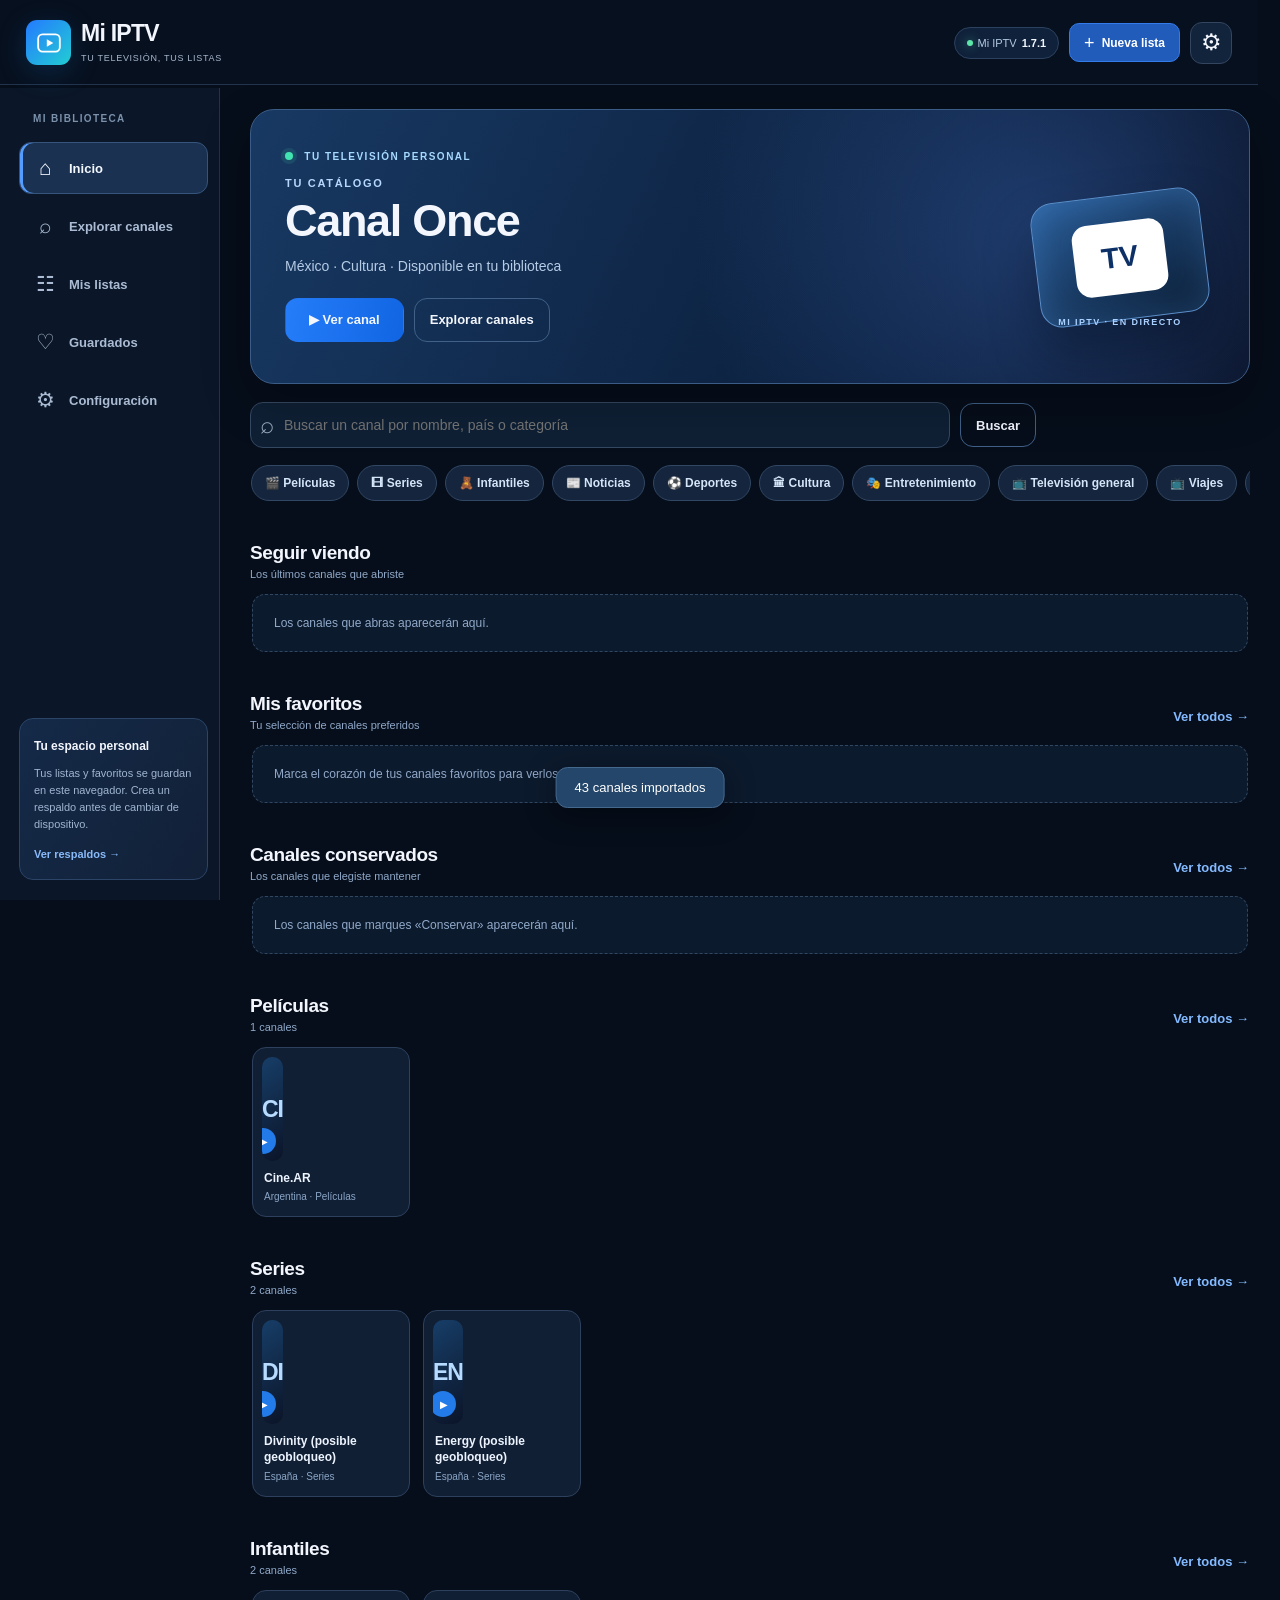
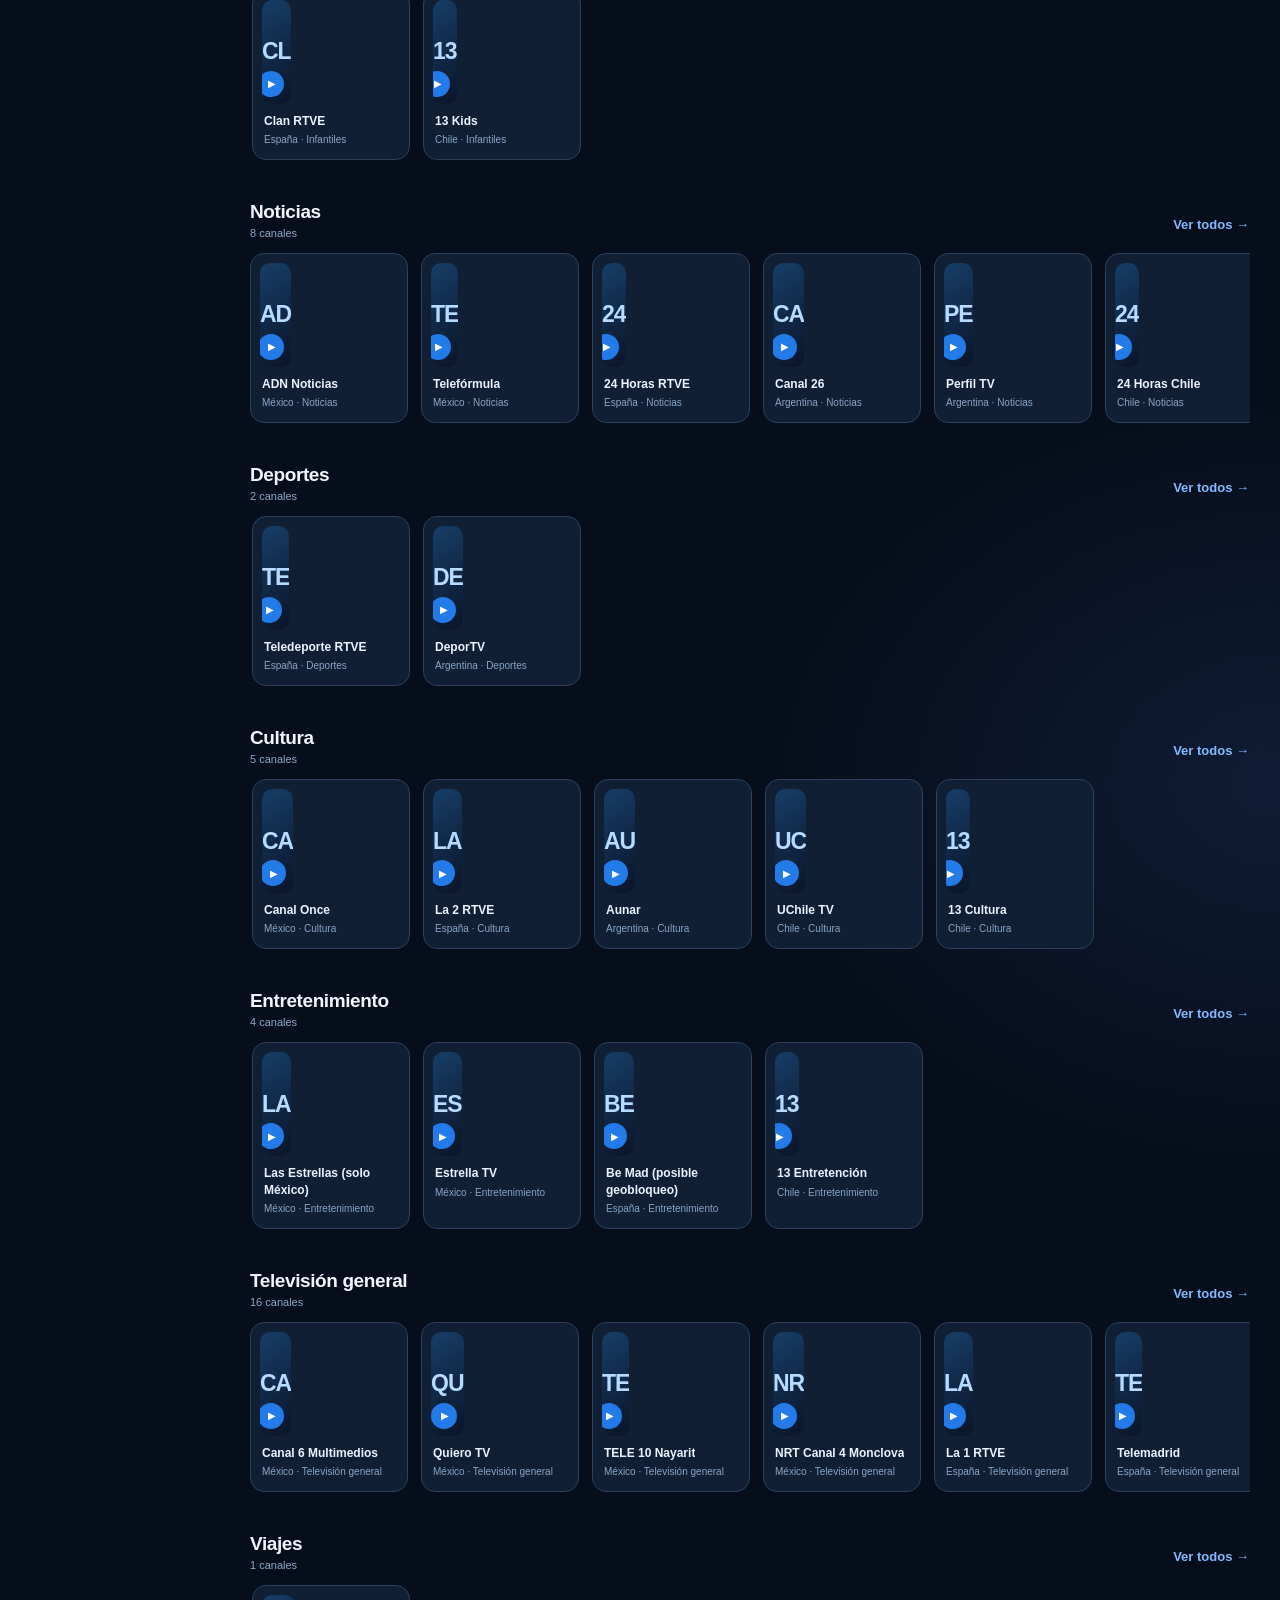
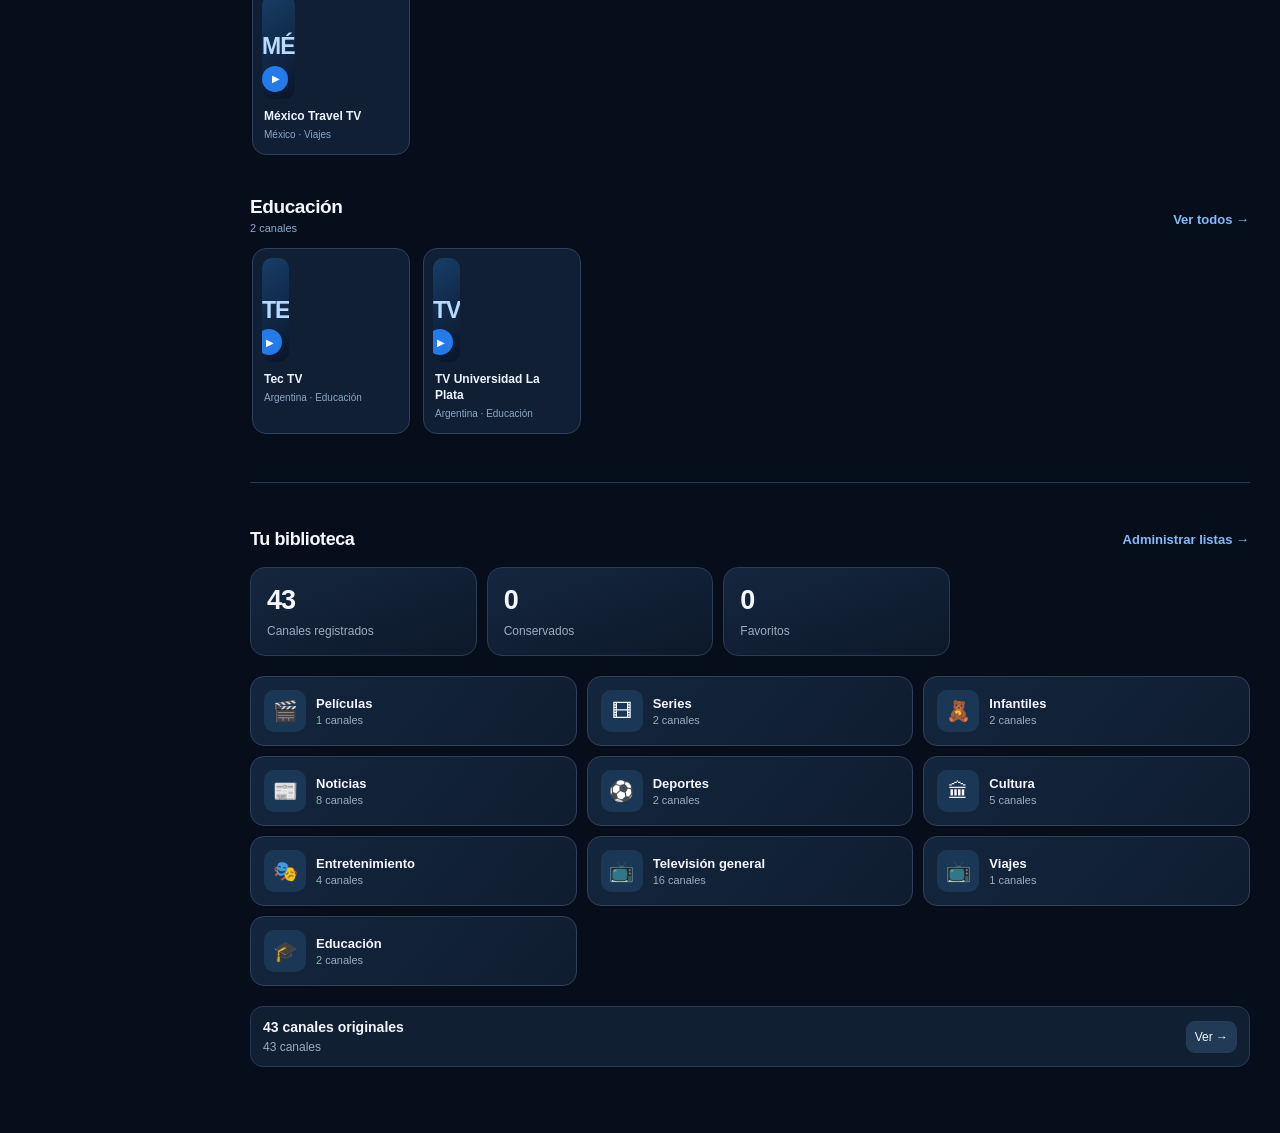
<file: index.html>
<!doctype html>
<html lang="es">
<head>
  <meta charset="utf-8">
  <meta name="viewport" content="width=device-width, initial-scale=1,viewport-fit=cover">
  <meta name="theme-color" content="#071525">
  <meta name="description" content="Organiza, filtra y reproduce listas IPTV M3U gratuitas en tu iPhone.">
  <meta name="apple-mobile-web-app-capable" content="yes">
  <meta name="apple-mobile-web-app-status-bar-style" content="black-translucent">
  <meta name="apple-mobile-web-app-title" content="Mi IPTV">
  <link rel="apple-touch-icon" href="./icon-192.png">
  <link rel="icon" type="image/png" href="./icon-192.png">
  <link rel="manifest" href="./manifest.webmanifest">
  <link rel="stylesheet" href="./styles.css?v=1.7.1">
  <title>Mi IPTV V1.7.1 · Guía de programación</title>
</head>
<body>
  <div class="shell">
    <header class="topbar">
      <div class="branding"><div class="mark" aria-hidden="true"><svg viewBox="0 0 24 24" width="26" height="26" fill="none"><rect x="2" y="4" width="20" height="16" rx="4" stroke="currentColor" stroke-width="1.7"/><path d="M10 8.5 16 12l-6 3.5Z" fill="currentColor"/></svg></div><div><h1>Mi IPTV</h1><span>Tu televisión, tus listas</span></div></div>
      <div class="header-tools">
        <span class="version-pill"><span class="version-dot" aria-hidden="true"></span> Mi IPTV <strong>1.7.1</strong></span>
        <button class="header-add" data-go="playlists" type="button"><span aria-hidden="true">+</span> Nueva lista</button>
        <button class="iconbtn" id="settingsTop" aria-label="Configuración" title="Configuración">⚙</button>
      </div>
    </header>
    <aside class="desktop-sidebar" aria-label="Navegación lateral">
      <p class="sidebar-caption">MI BIBLIOTECA</p>
      <nav class="side-menu" aria-label="Secciones principales">
        <button type="button" data-nav="home" class="active"><span aria-hidden="true">⌂</span> Inicio</button>
        <button type="button" data-nav="explore"><span aria-hidden="true">⌕</span> Explorar canales</button>
        <button type="button" data-nav="playlists"><span aria-hidden="true">☷</span> Mis listas</button>
        <button type="button" data-nav="saved"><span aria-hidden="true">♡</span> Guardados</button>
        <button type="button" data-nav="settings"><span aria-hidden="true">⚙</span> Configuración</button>
      </nav>
      <div class="sidebar-note"><strong>Tu espacio personal</strong><p>Tus listas y favoritos se guardan en este navegador. Crea un respaldo antes de cambiar de dispositivo.</p><button type="button" data-go="settings">Ver respaldos →</button></div>
    </aside>
    <main id="main" tabindex="-1">
      <section class="screen active" id="screen-home" aria-label="Inicio">
        <div class="spotlight" id="spotlight" aria-label="Canal destacado">
          <div class="spotlight-copy">
            <p class="eyebrow"><span class="live-dot"></span> TU TELEVISIÓN PERSONAL</p>
            <p class="spotlight-kicker" id="spotlightKicker">PARA VOLVER A VER</p>
            <h2 id="spotlightName">Elige tu próximo canal</h2>
            <p id="spotlightMeta">Tus canales favoritos y categorías, a un clic.</p>
            <div class="spotlight-actions"><button type="button" class="btn primary spotlight-watch" id="spotlightPlay">▶ Ver canal</button><button class="btn outline" data-go="explore" type="button">Explorar canales</button></div>
          </div>
          <div class="spotlight-art" aria-hidden="true"><span class="spotlight-glow"></span><div class="spotlight-screen"><span id="spotlightLogo">TV</span></div><span class="spotlight-caption">MI IPTV · EN DIRECTO</span></div>
        </div>
        <div class="home-search-row"><label class="search-wrap" for="homeSearch"><span aria-hidden="true">⌕</span><input id="homeSearch" type="search" placeholder="Buscar un canal por nombre, país o categoría" autocomplete="off"></label><button id="homeSearchGo" class="btn outline" type="button">Buscar</button></div>
        <div class="home-chips" id="homeCategoryChips" aria-label="Categorías de televisión"></div>
        <div class="rail-head"><div><h3>Seguir viendo</h3><p>Los últimos canales que abriste</p></div></div><div class="channel-rail" id="home-recent"></div>
        <div class="rail-head"><div><h3>Mis favoritos</h3><p>Tu selección de canales preferidos</p></div><button class="linkbtn" data-home-shortcut="favorite">Ver todos →</button></div><div class="channel-rail" id="home-favorites"></div>
        <div class="rail-head"><div><h3>Canales conservados</h3><p>Los canales que elegiste mantener</p></div><button class="linkbtn" data-home-shortcut="keep">Ver todos →</button></div><div class="channel-rail" id="home-kept"></div>
        <div id="home-streaming-rails"></div>
        <div class="home-library-footer"><div class="section-title"><h3>Tu biblioteca</h3><button data-go="playlists" class="linkbtn">Administrar listas →</button></div><div class="stats-grid" id="home-stats"></div><div class="category-grid" id="home-categories"></div><div id="home-playlists" class="home-playlists"></div></div>
      </section>

      <section class="screen" id="screen-category" aria-label="Canales por categoría">
        <div class="category-page-head"><button class="btn outline" type="button" data-go="home">← Inicio</button><div><p class="eyebrow">EXPLORAR CANALES</p><h2 id="categoryBrowseTitle">Categoría</h2><p id="categoryBrowseCount" class="muted"></p></div><button class="btn outline" id="categoryAllExplore" type="button">Filtros avanzados</button></div>
        <div class="category-page-grid" id="categoryBrowseGrid"></div>
        <div class="category-pager"><button id="categoryMore" type="button" class="btn outline hidden">Mostrar más canales</button></div>
      </section>

      <section class="screen" id="screen-explore" aria-label="Explorar canales">
        <div class="section-intro"><h2>Explorar canales</h2><p>Busca, reproduce y clasifica cada señal.</p></div>
        <label class="search-wrap" for="searchInput"><span aria-hidden="true">⌕</span><input id="searchInput" type="search" placeholder="Buscar canal, país o categoría" autocomplete="off"><button type="button" class="clear-search" id="clearSearch" aria-label="Limpiar búsqueda">×</button></label>
        <div class="filter-grid">
          <label>Lista<select id="listFilter" aria-label="Filtrar por lista"></select></label>
          <label>País<select id="countryFilter" aria-label="Filtrar por país"></select></label>
          <label>Categoría<select id="categoryFilter" aria-label="Filtrar por categoría"></select></label>
        </div>
        <div class="pills" id="decisionFilters" role="group" aria-label="Estado de selección">
          <button type="button" class="pill selected" data-choice="all">Todos</button>
          <button type="button" class="pill" data-choice="pending">Pendientes</button>
          <button type="button" class="pill" data-choice="keep">Conservar</button>
          <button type="button" class="pill" data-choice="remove">Quitar</button>
          <button type="button" class="pill" data-choice="favorite">Favoritos</button>
        </div>
        <div class="resultbar"><p id="resultCount" aria-live="polite">Cargando canales…</p><button id="resetExploreFilters" class="linkbtn">Limpiar filtros</button></div>
        <label class="visibility-switch"><input id="showHidden" type="checkbox"> Mostrar canales ocultos</label>
        <div class="channel-list" id="channelsList"></div>
        <div class="pagination" id="pagination"></div>
      </section>

      <section class="screen" id="screen-playlists" aria-label="Administración de listas">
        <div class="section-intro"><h2>Mis listas M3U</h2><p>Importa archivos locales o intenta cargar una dirección web.</p></div>
        <div class="panel">
          <h3>Agregar una lista</h3>
          <div class="add-tabs"><button id="tab-file" class="addtab selected" data-type="file">Desde Archivos</button><button id="tab-url" class="addtab" data-type="url">Desde URL</button></div>
          <form id="formFile" class="add-form">
            <label class="formlabel" for="fileName">Nombre de la lista (opcional)</label>
            <input id="fileName" type="text" placeholder="Ej. Mis canales de México" maxlength="100">
            <label class="file-picker" for="playlistFile"><span aria-hidden="true">↥</span><span><strong>Seleccionar archivo M3U</strong><small>.m3u o .m3u8 desde Archivos</small></span></label>
            <input id="playlistFile" type="file" accept=".m3u,.m3u8,application/vnd.apple.mpegurl,text/plain" hidden>
            <p id="chosenFile" class="helptext">Aún no has elegido un archivo.</p>
            <button class="btn primary full" type="submit">Importar archivo</button>
          </form>
          <form id="formUrl" class="add-form hidden">
            <label class="formlabel" for="urlName">Nombre de la lista (opcional)</label><input id="urlName" type="text" placeholder="Ej. IPTV-org español" maxlength="100">
            <label class="formlabel" for="playlistUrl">Dirección M3U (HTTPS)</label>
            <input id="playlistUrl" type="url" placeholder="https://…/canales.m3u" inputmode="url" required>
            <button class="btn primary full" type="submit">Cargar dirección</button>
            <p class="helptext">Algunos servidores bloquean la lectura desde aplicaciones web (CORS). Si ocurre, descarga el archivo M3U e impórtalo desde Archivos.</p>
          </form>
        </div>
        <div class="panel"><h3>Agregar canal individual</h3><p class="muted">Agrega una transmisión de la que tengas una dirección autorizada. No modifica las listas ni las decisiones anteriores.</p>
          <form id="formManual" class="add-form">
            <label class="formlabel" for="manualName">Nombre del canal *</label><input id="manualName" type="text" maxlength="120" required placeholder="Nombre de la señal">
            <label class="formlabel" for="manualUrl">Dirección de transmisión HTTP(S) *</label><input id="manualUrl" type="url" required placeholder="https://servidor/canal.m3u8">
            <label class="formlabel" for="manualCountry">País</label><input id="manualCountry" type="text" maxlength="70" placeholder="Ej. México">
            <label class="formlabel" for="manualCategory">Categoría</label><input id="manualCategory" type="text" maxlength="70" placeholder="Ej. Películas">
            <button class="btn primary full" type="submit">+ Agregar canal</button>
          </form>
        </div>
        <div class="panel" aria-label="Catálogo IPTV-org">
          <h3>Catálogo IPTV-org · Español + Latinoamérica</h3>
          <p class="muted">Combina las señales clasificadas en español (todos los países y categorías) y las identificadas por IPTV-org dentro de la región Latinoamérica (LATAM). La selección LATAM puede contener idiomas distintos del español. Se omiten direcciones duplicadas sin borrar tus 43 originales ni modificar favoritos o decisiones. Requiere conexión y acceso a los servidores públicos.</p>
          <button class="btn outline full" id="quickSpanish">Añadir español + Latinoamérica (sin duplicados)</button>
          <p class="helptext">Si tu navegador bloquea la descarga, importa desde Archivos <code>spa.m3u</code> y <code>latam.m3u</code>. El botón detecta catálogos ya importados. No se ha verificado la reproducción de cada canal.</p>
        </div>
        <div class="section-title"><h3>Listas guardadas</h3><span class="muted" id="playlistCount">0 listas</span></div>
        <div id="savedPlaylists" class="saved-lists"></div>
      </section>

      <section class="screen" id="screen-saved" aria-label="Mis selecciones">
        <div class="section-intro"><h2>Mis selecciones</h2><p>Canales que quieres conservar, quitar o marcar como favoritos.</p></div>
        <div class="stats-grid" id="saved-stats"></div>
        <div class="pills" role="group" aria-label="Selección visible">
          <button class="pill selected" data-saved="keep">Conservar</button><button class="pill" data-saved="favorite">Favoritos</button><button class="pill" data-saved="remove">Quitar</button><button class="pill" data-saved="pending">Pendientes</button>
        </div>
        <div class="action-row"><button class="btn outline" id="exportKept">Exportar conservados M3U</button><button class="btn outline" id="exportFavorites">Exportar favoritos M3U</button></div>
        <p class="muted summary" id="savedDescription"></p>
        <div id="savedChannels" class="channel-list"></div>
        <div class="pagination" id="savedPagination"></div>
      </section>

      <section class="screen" id="screen-settings" aria-label="Ajustes">
        <div class="section-intro"><h2>Configuración</h2><p>Privacidad, compatibilidad y copia de seguridad.</p></div>
        <div class="panel"><h3>Compatibilidad con VLC en iPhone y computadora</h3><p class="muted">Mi IPTV reproduce señales compatibles con el video nativo de Safari, especialmente HLS (.m3u8). No reproduce automáticamente transmisiones con DRM, restricciones de región o formatos no admitidos.</p><p class="muted">Con «Abrir en VLC» puedes intentar reproducir la dirección original de un canal en la app VLC instalada en tu iPhone. Si VLC se abre sin mostrar el canal, prueba «Otra apertura en VLC» o comparte el archivo M3U desde el reproductor. También puedes copiar la URL y pegarla en VLC → Red → Abrir transmisión de red. En Windows y Mac, utiliza «Archivo para VLC», abre el M3U descargado con VLC o copia la URL y pégala en «Abrir ubicación de red». El navegador de escritorio no puede iniciar VLC automáticamente sin una asociación especial del sistema. No garantiza acceso a contenido restringido.</p><p class="muted">La interfaz puede funcionar sin conexión una vez instalada, pero la televisión en directo requiere Internet. Los 43 canales incluidos tienen categorías orientativas sugeridas; no se ha verificado individualmente su reproducción.</p></div>
        <div class="panel" id="epgSettings"><h3>Guía de programación (EPG)</h3>
          <p class="muted">Consulta los horarios de las fuentes XMLTV. La guía aparece dentro del reproductor cuando el identificador <code>tvg-id</code> o el nombre del canal coincide con la fuente. No todos los canales tienen programación.</p>
          <label class="formlabel" for="epgPreset">Fuente EPG</label>
          <select id="epgPreset" class="epg-select"><option value="mx">México · IPTV-EPG</option><option value="es">España · IPTV-EPG</option><option value="ar">Argentina · IPTV-EPG</option><option value="cl">Chile · IPTV-EPG</option><option value="co">Colombia · IPTV-EPG</option><option value="custom">Dirección XMLTV personalizada</option></select>
          <label class="formlabel" for="epgUrl">URL XMLTV (HTTPS)</label><input type="url" id="epgUrl" class="epg-input" placeholder="https://servidor/guia.xml" inputmode="url">
          <div class="action-row epg-actions"><button type="button" class="btn primary" id="epgLoad">Actualizar guía</button><label class="btn outline epg-file-label" for="epgFile">Importar XMLTV desde Archivos</label><input id="epgFile" type="file" accept=".xml,.xmltv,.gz,.xml.gz,text/xml,application/xml,application/gzip" hidden></div>
          <p class="helptext">Puedes importar archivos <code>.xml</code> o <code>.xml.gz</code>. Si un servidor bloquea la descarga (CORS), usa «Importar XMLTV desde Archivos». La guía se guarda en formato ligero. Al actualizar desde V1.7, tendrás que cargar la EPG una vez; tus canales y favoritos no cambian.</p>
          <p id="epgStatus" class="epg-info" role="status">Aún no hay una guía cargada.</p>
          <p id="epgCoverage" class="helptext">No se han asociado canales.</p>
          <button id="epgClear" type="button" class="smallbtn">Quitar guía cargada</button>
        </div>
        <div class="panel"><h3>Papelera recuperable</h3><p class="muted">Los canales que elimines se guardan aquí junto con su estado de Conservar/Quitar y favoritos. Puedes restaurarlos sin afectar el resto.</p><p id="trashCount" class="helptext">0 canales en papelera</p><div id="trashList" class="saved-lists"></div><button id="emptyTrash" class="btn danger">Vaciar papelera definitivamente</button></div>
        <div class="panel"><h3>Copias de seguridad</h3><p class="muted">Las listas y tus decisiones se guardan localmente en este navegador. Exporta una copia si vas a cambiar de teléfono o borrar los datos de Chrome.</p><div class="stack"><button class="btn outline" id="backupBtn">Descargar copia de seguridad (.json)</button><label class="btn outline file-btn" for="restoreFile">Restaurar copia (.json)</label><input type="file" id="restoreFile" accept="application/json,.json" hidden></div></div>
        <div class="panel"><h3>Instalar en la pantalla de inicio</h3><p class="muted">Una vez publicada en HTTPS, ábrela en un navegador compatible, pulsa Compartir y elige «Añadir a pantalla de inicio».</p><p class="helptext" id="installStatus"></p></div>
        <div class="panel danger-panel"><h3>Eliminar datos locales</h3><p class="muted">Esta acción borra las listas importadas, las selecciones y los favoritos almacenados en este navegador.</p><button class="btn danger" id="deleteAll">Borrar mis datos</button></div>
      </section>
    </main>
    <nav class="bottom-nav" aria-label="Navegación principal">
      <button data-nav="home" class="active"><span class="nav-symbol">⌂</span><span>Inicio</span></button>
      <button data-nav="explore"><span class="nav-symbol">⌕</span><span>Explorar</span></button>
      <button data-nav="playlists"><span class="nav-symbol">☷</span><span>Listas</span></button>
      <button data-nav="saved"><span class="nav-symbol">♡</span><span>Guardados</span></button>
      <button data-nav="settings"><span class="nav-symbol">⚙</span><span>Ajustes</span></button>
    </nav>
  </div>

  <div id="playerBackdrop" class="modal-backdrop hidden" role="presentation"></div>
  <section id="playerModal" class="player-modal player-theater hidden" role="dialog" aria-modal="true" aria-labelledby="playerTitle">
    <div class="player-head"><div class="player-heading"><p class="eyebrow"><span class="live-dot"></span> EN DIRECTO · MI IPTV</p><h2 id="playerTitle">Canal</h2><p id="playerSubtitle">Transmisión en directo</p></div><button id="closePlayer" class="iconbtn" aria-label="Cerrar reproductor">×</button></div>
    <div class="theater-grid">
      <div class="theater-main">
        <div class="player-box"><video id="video" controls playsinline webkit-playsinline preload="none"></video><div id="playStatus" class="play-status hidden" role="status"></div></div>
        <div class="tv-remote" aria-label="Control remoto para cambiar de canal">
          <div class="remote-step"><button id="previousChannel" type="button" class="remote-button" title="Canal anterior" aria-label="Canal anterior">−</button><div><span class="remote-label">CANAL</span><strong id="remoteChannelNumber">1 / 1</strong></div><button id="nextChannel" type="button" class="remote-button" title="Siguiente canal" aria-label="Siguiente canal">+</button></div>
          <button type="button" class="remote-favorite" id="playerFavorite">♡ Favorito</button>
          <button type="button" class="remote-fullscreen" id="playerFullscreen" title="Pantalla completa">⛶ <span>Pantalla completa</span></button>
        </div>
        <section class="epg-player" id="epgPlayer" aria-label="Programación del canal">
          <div class="epg-player-header"><div><span class="epg-eyebrow">GUÍA DE PROGRAMACIÓN</span><h3>¿Qué están transmitiendo?</h3></div><button id="epgGoSettings" type="button" class="smallbtn">Configurar EPG</button></div>
          <p id="epgPlayerStatus" class="epg-note" role="status">Para ver la programación, carga una fuente EPG desde Ajustes.</p>
          <div id="epgPrograms" class="hidden">
            <div class="epg-cards"><div class="epg-show epg-now"><span class="epg-eyebrow">AHORA</span><strong id="epgNowTitle">—</strong><small id="epgNowTime">—</small><div class="epg-progress"><div id="epgProgressFill"></div></div></div><div class="epg-show"><span class="epg-eyebrow">A CONTINUACIÓN</span><strong id="epgNextTitle">—</strong><small id="epgNextTime">—</small></div></div>
            <details class="epg-agenda"><summary>Ver programación del día</summary><div id="epgAgendaList"></div></details>
          </div>
        </section>
        <div class="player-controls player-decisions"><button id="playerKeep" class="btn outline" type="button">✓ Conservar</button><button id="playerRemove" class="btn outline" type="button">× Quitar</button></div>
        <details class="player-advanced"><summary>Más opciones de reproducción</summary><div class="vlc-actions"><a id="openVLC" class="btn vlc-cta" href="#" data-external-vlc="current">▶ Abrir en VLC (directo)</a><a id="openVLCLegacy" class="btn outline hidden" href="#" data-external-vlc="current">↗ Otra apertura en VLC</a><button id="shareVLCCurrent" class="btn outline hidden" type="button" data-share-vlc="current">↥ Compartir M3U</button><button id="downloadVLCPc" type="button" class="btn vlc-cta hidden" data-download-vlc="current">↓ Archivo para VLC</button><button id="copyStream" type="button" class="btn outline">Copiar dirección</button><p id="vlcHelp" class="vlc-help">Si la señal no funciona aquí, prueba con VLC.</p></div></details>
      </div>
      <aside class="theater-side" aria-label="Lista de canales para cambiar sin cerrar">
        <h3>Explora mientras ves</h3><p class="muted">Cambia de canal sin salir del reproductor.</p>
        <label class="theater-label" for="playerChannelGroup">Categoría o selección</label><select id="playerChannelGroup" class="theater-select"></select>
        <label class="theater-label" for="playerChannelSearch">Buscar dentro de esta categoría</label><input type="search" id="playerChannelSearch" class="theater-search" placeholder="Buscar canal…" autocomplete="off">
        <p id="playerChannelCount" class="theater-count" aria-live="polite"></p>
        <div id="playerChannelItems" class="theater-channels"></div>
        <p class="theater-hint">Usa − / + para cambiar de canal. También puedes pulsar otro canal de la lista.</p>
      </aside>
    </div>
  </section>
  <div class="toast hidden" role="status" id="toast"></div>
  <script src="./demo.js"></script>
  <script src="./app.js?v=1.7.1" defer></script>
</body>
</html>
</file>
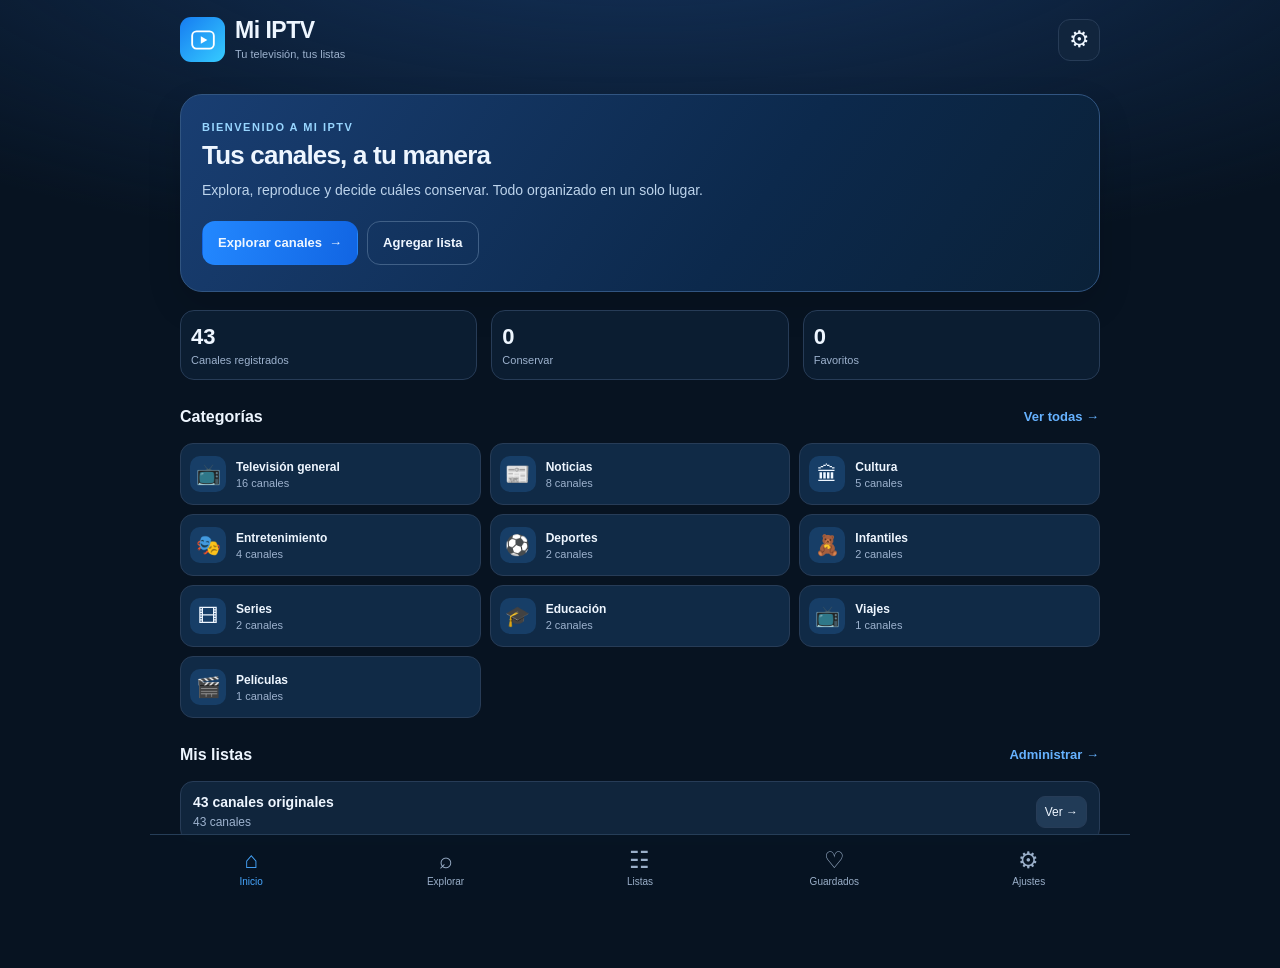
<file: Mi_IPTV_Prueba_iPhone.html>
<!doctype html>
<html lang="es">
<head>
  <meta charset="utf-8">
  <meta name="viewport" content="width=device-width, initial-scale=1,viewport-fit=cover">
  <meta name="theme-color" content="#071426">
  <meta name="description" content="Organiza, filtra y reproduce listas IPTV M3U gratuitas en tu iPhone.">
  <meta name="apple-mobile-web-app-capable" content="yes">
  <meta name="apple-mobile-web-app-status-bar-style" content="black-translucent">
  <meta name="apple-mobile-web-app-title" content="Mi IPTV">
  
  
  
  <style>
:root{color-scheme:dark;--bg:#071321;--panel:#11253d;--panel2:#0b1d31;--line:#273c57;--text:#eef6ff;--muted:#9db2ce;--blue:#2388ff;--blue2:#1074ea;--success:#38bf87;--danger:#ff6b82;--gold:#ffbd63}*{box-sizing:border-box}html{font-family:-apple-system,BlinkMacSystemFont,'Segoe UI',Roboto,Arial,sans-serif;background:var(--bg);scroll-behavior:smooth}body{margin:0;min-height:100dvh;background:radial-gradient(ellipse 100% 450px at 50% -10%,#14335d 0%,transparent 80%),var(--bg);color:var(--text)}button,input,select{font:inherit}button{cursor:pointer}button:disabled{cursor:not-allowed;opacity:.45}.shell{max-width:980px;margin:auto;min-height:100dvh;padding-bottom:92px}.topbar{padding:17px 18px 10px;display:flex;align-items:center;justify-content:space-between;gap:12px}.branding{display:flex;align-items:center;gap:10px}.mark{background:linear-gradient(135deg,#167cf1,#36ccff);border-radius:11px;width:45px;height:45px;display:grid;place-items:center;color:white}.branding h1{font-size:23px;margin:0;font-weight:800;letter-spacing:-.5px}.branding span{font-size:11px;color:var(--muted)}.iconbtn{border:1px solid var(--line);background:var(--panel);color:var(--text);width:42px;height:42px;border-radius:12px;font-size:23px}.screen{display:none;padding:10px 17px 26px}.screen.active{display:block}.welcome{border:1px solid #315581;border-radius:22px;background:linear-gradient(125deg,#193e72,#0c294c 62%,#0a2138);padding:26px 21px;margin:7px 0 18px;box-shadow:0 14px 34px #0002}.welcome .eyebrow{color:#98d6ff;font-size:11px;font-weight:800;letter-spacing:1.5px;margin:0 0 8px}.welcome h2{font-size:26px;line-height:1.15;letter-spacing:-.8px;margin:0 0 9px}.welcome p:not(.eyebrow){font-size:14px;line-height:1.5;color:#bdd4ec;margin:0}.welcome-actions{display:flex;gap:9px;flex-wrap:wrap;margin-top:20px}.btn{border:1px solid transparent;border-radius:13px;padding:12px 15px;font-size:13px;font-weight:750;color:var(--text);background:#213e60;display:inline-flex;align-items:center;justify-content:center;gap:7px;min-height:44px}.btn.primary{background:linear-gradient(100deg,var(--blue),#1165e3)}.btn.outline{border-color:#406087;background:transparent}.btn.danger{background:#682a3b;color:#ffe6e8;border-color:#a0455b}.btn.full{width:100%}.stats-grid{display:grid;grid-template-columns:repeat(3,minmax(0,1fr));gap:9px;margin:14px 0}.stat{background:var(--panel2);border:1px solid var(--line);border-radius:14px;padding:13px 10px}.stat strong{display:block;font-size:22px;line-height:1.15;font-weight:800;font-variant-numeric:tabular-nums}.stat span{font-size:11px;color:var(--muted);display:block;margin-top:5px}.section-title{display:flex;align-items:center;justify-content:space-between;margin:22px 0 12px;gap:10px}.section-title h3,.panel h3{margin:0;font-size:16px}.linkbtn{border:0;background:none;color:#66b2ff;text-decoration:none;padding:7px 1px;font-weight:700;font-size:13px}.category-grid{display:grid;grid-template-columns:repeat(2,minmax(0,1fr));gap:9px}.category-tile{display:flex;align-items:center;gap:10px;text-align:left;border:1px solid var(--line);border-radius:13px;background:#102a46;color:var(--text);padding:12px 9px;min-width:0}.category-tile .glyph{font-size:20px;border-radius:10px;width:36px;min-width:36px;height:36px;background:#173e67;display:grid;place-items:center}.category-tile b{font-size:12px;display:block;white-space:nowrap;overflow:hidden;text-overflow:ellipsis}.category-tile small{font-size:11px;color:var(--muted);display:block;margin-top:3px}.home-playlists,.saved-lists{display:grid;gap:9px}.playlist-row{display:flex;align-items:center;justify-content:space-between;background:#10253c;border:1px solid var(--line);border-radius:13px;padding:12px;gap:9px}.playlist-row h4{margin:0 0 5px;font-size:14px}.playlist-row p{margin:0;color:var(--muted);font-size:12px}.playlist-row-actions{display:flex;gap:8px}.smallbtn{border:1px solid var(--line);color:var(--text);background:#213b57;border-radius:9px;padding:8px;font-size:12px;min-width:36px}.smallbtn.red{color:#ffbdc8}.section-intro{margin:12px 0 19px}.section-intro h2{margin:0 0 5px;font-size:23px;letter-spacing:-.5px}.section-intro p,.muted{margin:0;color:var(--muted);font-size:13px;line-height:1.5}.search-wrap{display:flex;align-items:center;border:1px solid var(--line);background:#112840;border-radius:13px;padding:2px 9px;gap:7px}.search-wrap span{font-size:24px;color:var(--muted)}.search-wrap input{border:0;background:transparent;min-width:0;flex:1;color:var(--text);outline:0;padding:12px 3px;font-size:14px}.clear-search{border:0;background:none;color:var(--muted);font-size:22px}.filter-grid{display:grid;grid-template-columns:repeat(3,minmax(0,1fr));gap:7px;margin-top:12px}.filter-grid label{color:var(--muted);font-size:11px;min-width:0}.filter-grid select{margin-top:5px;display:block;width:100%;min-width:0;border:1px solid var(--line);border-radius:9px;background:#18314e;color:var(--text);padding:10px 5px;font-size:12px}.pills{display:flex;gap:7px;overflow-x:auto;padding:15px 0 5px;scrollbar-width:none}.pill{border:1px solid #315173;background:#142d48;color:#c1d2e6;border-radius:99px;padding:8px 12px;white-space:nowrap;font-size:12px}.pill.selected{background:var(--blue2);color:white;border-color:var(--blue2)}.resultbar{display:flex;justify-content:space-between;align-items:center;gap:10px;margin:9px 0}.resultbar p{margin:0;font-size:12px;color:var(--muted)}.channel-list{display:grid;gap:8px}.channel-card{border:1px solid var(--line);background:linear-gradient(125deg,#122b46,#0f2239);border-radius:14px;padding:11px}.channel-first{display:flex;align-items:center;gap:10px;min-width:0}.channel-logo{width:45px;height:45px;min-width:45px;background:#fff;border-radius:11px;object-fit:contain;padding:4px}.channel-logo.fake{display:grid;place-items:center;color:#f1f7ff;background:linear-gradient(135deg,#14519b,#127ed0);font-weight:800;font-size:17px}.channel-name{font-size:14px;font-weight:760;line-height:1.35;overflow-wrap:anywhere}.channel-info{font-size:11px;color:var(--muted);margin-top:5px;overflow-wrap:anywhere}.channel-first .playbtn{margin-left:auto;flex-shrink:0;background:#1678e3;color:white;border:0;border-radius:11px;padding:10px 11px;font-size:13px}.channel-actions{display:flex;gap:7px;margin-top:12px}.choicebtn{flex:1;border:1px solid #31516c;color:#b8cce1;background:#18334f;border-radius:10px;min-height:37px;font-size:12px;font-weight:750}.choicebtn.keep.active{background:#146849;color:#c7ffe8;border-color:#26946b}.choicebtn.remove.active{background:#683243;color:#ffe0e7;border-color:#ad4c66}.choicebtn.favorite{flex:0 0 42px;font-size:18px}.choicebtn.favorite.active{color:#ff8b9e;border-color:#a64b61;background:#502d40}.pagination{display:flex;align-items:center;justify-content:center;flex-wrap:wrap;gap:10px;padding:17px 0}.pagination span{font-size:12px;color:var(--muted)}.pagination button{background:var(--panel);border:1px solid var(--line);color:var(--text);border-radius:9px;padding:10px 12px}.panel{border:1px solid var(--line);border-radius:17px;background:#10253d;padding:16px;margin:14px 0}.panel p{margin:10px 0}.add-tabs{display:flex;border:1px solid var(--line);border-radius:10px;padding:4px;background:#0b1a2d;margin:14px 0}.addtab{flex:1;border:0;border-radius:7px;padding:11px;background:transparent;color:var(--muted);font-weight:700;font-size:12px}.addtab.selected{background:#166fe3;color:#fff}.add-form{display:grid;gap:9px}.add-form.hidden,.hidden{display:none!important}.formlabel{color:#c1d3e8;font-size:12px;font-weight:700}.add-form input[type=text],.add-form input[type=url]{background:#071a2d;color:var(--text);border:1px solid var(--line);border-radius:10px;padding:12px;width:100%;outline:none;min-width:0}.file-picker{display:flex;gap:13px;padding:16px;border:1px dashed #5798d7;border-radius:12px;align-items:center;background:#0b2b4b;color:#cdeaff}.file-picker>span:first-child{font-size:27px}.file-picker strong,.file-picker small{display:block}.file-picker small{font-size:11px;color:var(--muted);margin-top:3px}.helptext{font-size:12px;color:var(--muted);line-height:1.5;margin:5px 0 10px}.action-row,.stack{display:flex;gap:8px;flex-wrap:wrap}.action-row .btn{flex:1}.summary{padding:9px 0 13px}.file-btn{display:inline-flex}.danger-panel{border-color:#61334c}.bottom-nav{max-width:980px;position:fixed;bottom:0;left:50%;transform:translateX(-50%);width:100%;display:flex;justify-content:space-around;align-items:center;border-top:1px solid #263e58;background:rgba(7,20,35,.96);backdrop-filter:blur(12px);padding:10px 4px calc(10px + env(safe-area-inset-bottom));z-index:10}.bottom-nav button{display:grid;place-items:center;gap:4px;color:#9aafc9;background:none;border:0;min-width:60px;padding:3px 0;font-size:10px}.bottom-nav button.active{color:#47a7ff}.nav-symbol{font-size:23px;line-height:24px}.modal-backdrop{position:fixed;inset:0;background:#010812d9;z-index:19}.player-modal{position:fixed;bottom:0;left:50%;transform:translateX(-50%);width:100%;max-width:980px;max-height:93dvh;overflow-y:auto;background:#0c2037;border-radius:22px 22px 0 0;border:1px solid #345377;z-index:20;padding:17px 14px calc(22px + env(safe-area-inset-bottom));box-shadow:0 -12px 45px #0008}.player-head{display:flex;justify-content:space-between;gap:12px;align-items:center;margin-bottom:14px}.player-head h2{font-size:18px;margin:0 0 6px}.player-head p{margin:0;font-size:12px;color:var(--muted)}.player-box{width:100%;position:relative;aspect-ratio:16/9;background:#000;border-radius:12px;overflow:hidden}.player-box video{display:block;width:100%;height:100%;background:#000}.play-status{position:absolute;bottom:9px;left:9px;right:9px;padding:9px;background:#131e31df;border-radius:7px;font-size:12px;color:#fff}.player-controls{display:flex;gap:8px;margin-top:12px}.player-controls .btn{flex:1;padding:11px 5px}.player-foot{margin-top:8px;text-align:center}.toast{position:fixed;z-index:40;left:50%;bottom:92px;transform:translateX(-50%);width:max-content;max-width:calc(100% - 30px);border:1px solid #45688d;border-radius:12px;color:white;background:#23466a;padding:12px 18px;font-size:13px;box-shadow:0 6px 30px #0006}.empty{border:1px dashed #385573;background:#0d2238;border-radius:12px;text-align:center;padding:26px 13px;color:var(--muted);font-size:13px;line-height:1.6}.empty strong{color:var(--text);display:block;margin-bottom:5px}.kbd{font-family:monospace;color:#b7d9ff}@media(min-width:760px){.screen{padding:15px 30px 34px}.topbar{padding-left:30px;padding-right:30px}.category-grid{grid-template-columns:repeat(3,minmax(0,1fr))}.channel-list{grid-template-columns:repeat(2,minmax(0,1fr))}.stats-grid{gap:14px}.player-modal{max-width:670px}}

</style>
  <title>Mi IPTV — Prueba en iPhone</title>
</head>
<body>
  <div class="shell">
    <header class="topbar">
      <div class="branding"><div class="mark" aria-hidden="true"><svg viewBox="0 0 24 24" width="26" height="26" fill="none"><rect x="2" y="4" width="20" height="16" rx="4" stroke="currentColor" stroke-width="1.7"/><path d="M10 8.5 16 12l-6 3.5Z" fill="currentColor"/></svg></div><div><h1>Mi IPTV</h1><span>Tu televisión, tus listas</span></div></div>
      <button class="iconbtn" id="settingsTop" aria-label="Configuración" title="Configuración">⚙</button>
    </header>
    <main id="main" tabindex="-1">
      <section class="screen active" id="screen-home" aria-label="Inicio">
        <div class="welcome">
          <p class="eyebrow">BIENVENIDO A MI IPTV</p>
          <h2>Tus canales, a tu manera</h2>
          <p>Explora, reproduce y decide cuáles conservar. Todo organizado en un solo lugar.</p>
          <div class="welcome-actions">
            <button class="btn primary" data-go="explore">Explorar canales <span aria-hidden="true">→</span></button>
            <button class="btn outline" data-go="playlists">Agregar lista</button>
          </div>
        </div>
        <div class="stats-grid" id="home-stats" aria-label="Resumen de canales"></div>
        <div class="section-title"><h3>Categorías</h3><button class="linkbtn" data-go="explore">Ver todas →</button></div>
        <div class="category-grid" id="home-categories"></div>
        <div class="section-title"><h3>Mis listas</h3><button class="linkbtn" data-go="playlists">Administrar →</button></div>
        <div id="home-playlists" class="home-playlists"></div>
      </section>

      <section class="screen" id="screen-explore" aria-label="Explorar canales">
        <div class="section-intro"><h2>Explorar canales</h2><p>Busca, reproduce y clasifica cada señal.</p></div>
        <label class="search-wrap" for="searchInput"><span aria-hidden="true">⌕</span><input id="searchInput" type="search" placeholder="Buscar canal, país o categoría" autocomplete="off"><button type="button" class="clear-search" id="clearSearch" aria-label="Limpiar búsqueda">×</button></label>
        <div class="filter-grid">
          <label>Lista<select id="listFilter" aria-label="Filtrar por lista"></select></label>
          <label>País<select id="countryFilter" aria-label="Filtrar por país"></select></label>
          <label>Categoría<select id="categoryFilter" aria-label="Filtrar por categoría"></select></label>
        </div>
        <div class="pills" id="decisionFilters" role="group" aria-label="Estado de selección">
          <button type="button" class="pill selected" data-choice="all">Todos</button>
          <button type="button" class="pill" data-choice="pending">Pendientes</button>
          <button type="button" class="pill" data-choice="keep">Conservar</button>
          <button type="button" class="pill" data-choice="remove">Quitar</button>
          <button type="button" class="pill" data-choice="favorite">Favoritos</button>
        </div>
        <div class="resultbar"><p id="resultCount" aria-live="polite">Cargando canales…</p><button id="resetExploreFilters" class="linkbtn">Limpiar filtros</button></div>
        <div class="channel-list" id="channelsList"></div>
        <div class="pagination" id="pagination"></div>
      </section>

      <section class="screen" id="screen-playlists" aria-label="Administración de listas">
        <div class="section-intro"><h2>Mis listas M3U</h2><p>Importa archivos locales o intenta cargar una dirección web.</p></div>
        <div class="panel">
          <h3>Agregar una lista</h3>
          <div class="add-tabs"><button id="tab-file" class="addtab selected" data-type="file">Desde Archivos</button><button id="tab-url" class="addtab" data-type="url">Desde URL</button></div>
          <form id="formFile" class="add-form">
            <label class="formlabel" for="fileName">Nombre de la lista (opcional)</label>
            <input id="fileName" type="text" placeholder="Ej. Mis canales de México" maxlength="100">
            <label class="file-picker" for="playlistFile"><span aria-hidden="true">↥</span><span><strong>Seleccionar archivo M3U</strong><small>.m3u o .m3u8 desde Archivos</small></span></label>
            <input id="playlistFile" type="file" accept=".m3u,.m3u8,application/vnd.apple.mpegurl,text/plain" hidden>
            <p id="chosenFile" class="helptext">Aún no has elegido un archivo.</p>
            <button class="btn primary full" type="submit">Importar archivo</button>
          </form>
          <form id="formUrl" class="add-form hidden">
            <label class="formlabel" for="urlName">Nombre de la lista (opcional)</label><input id="urlName" type="text" placeholder="Ej. IPTV-org español" maxlength="100">
            <label class="formlabel" for="playlistUrl">Dirección M3U (HTTPS)</label>
            <input id="playlistUrl" type="url" placeholder="https://…/canales.m3u" inputmode="url" required>
            <button class="btn primary full" type="submit">Cargar dirección</button>
            <p class="helptext">Algunos servidores bloquean la lectura desde aplicaciones web (CORS). Si ocurre, descarga el archivo M3U e impórtalo desde Archivos.</p>
          </form>
        </div>
        <div class="panel" aria-label="Catálogo IPTV-org">
          <h3>Catálogo público en español</h3>
          <p class="muted">Puedes importar los canales en español publicados por IPTV-org. Esta descarga necesita Internet y que el servidor permita la lectura desde Safari.</p>
          <button class="btn outline full" id="quickSpanish">Cargar canales en español de IPTV-org</button>
          <p class="helptext">Si Safari bloquea la descarga, conserva los 43 canales incluidos o importa el archivo <code>spa.m3u</code> desde Archivos. No se ha comprobado la reproducción de cada señal.</p>
        </div>
        <div class="section-title"><h3>Listas guardadas</h3><span class="muted" id="playlistCount">0 listas</span></div>
        <div id="savedPlaylists" class="saved-lists"></div>
      </section>

      <section class="screen" id="screen-saved" aria-label="Mis selecciones">
        <div class="section-intro"><h2>Mis selecciones</h2><p>Canales que quieres conservar, quitar o marcar como favoritos.</p></div>
        <div class="stats-grid" id="saved-stats"></div>
        <div class="pills" role="group" aria-label="Selección visible">
          <button class="pill selected" data-saved="keep">Conservar</button><button class="pill" data-saved="favorite">Favoritos</button><button class="pill" data-saved="remove">Quitar</button><button class="pill" data-saved="pending">Pendientes</button>
        </div>
        <div class="action-row"><button class="btn outline" id="exportKept">Exportar conservados M3U</button><button class="btn outline" id="exportFavorites">Exportar favoritos M3U</button></div>
        <p class="muted summary" id="savedDescription"></p>
        <div id="savedChannels" class="channel-list"></div>
        <div class="pagination" id="savedPagination"></div>
      </section>

      <section class="screen" id="screen-settings" aria-label="Ajustes">
        <div class="section-intro"><h2>Configuración</h2><p>Privacidad, compatibilidad y copia de seguridad.</p></div>
        <div class="panel"><h3>Compatibilidad con iPhone</h3><p class="muted">Mi IPTV reproduce señales compatibles con el video nativo de Safari, especialmente HLS (.m3u8). No reproduce automáticamente transmisiones con DRM, restricciones de región o formatos no admitidos.</p><p class="muted">La interfaz puede funcionar sin conexión una vez instalada, pero la televisión en directo requiere Internet. Los 43 canales incluidos tienen categorías orientativas sugeridas; no se ha verificado individualmente su reproducción.</p></div>
        <div class="panel"><h3>Copias de seguridad</h3><p class="muted">Las listas y tus decisiones se guardan localmente en este navegador. Exporta una copia si vas a cambiar de teléfono o borrar datos de Safari.</p><div class="stack"><button class="btn outline" id="backupBtn">Descargar copia de seguridad (.json)</button><label class="btn outline file-btn" for="restoreFile">Restaurar copia (.json)</label><input type="file" id="restoreFile" accept="application/json,.json" hidden></div></div>
        <div class="panel"><h3>Instalar en la pantalla de inicio</h3><p class="muted">Una vez publicada en HTTPS, ábrela en Safari, pulsa Compartir y elige «Añadir a pantalla de inicio».</p><p class="helptext" id="installStatus"></p></div>
        <div class="panel danger-panel"><h3>Eliminar datos locales</h3><p class="muted">Esta acción borra las listas importadas, las selecciones y los favoritos almacenados en este navegador.</p><button class="btn danger" id="deleteAll">Borrar mis datos</button></div>
      </section>
    </main>
    <nav class="bottom-nav" aria-label="Navegación principal">
      <button data-nav="home" class="active"><span class="nav-symbol">⌂</span><span>Inicio</span></button>
      <button data-nav="explore"><span class="nav-symbol">⌕</span><span>Explorar</span></button>
      <button data-nav="playlists"><span class="nav-symbol">☷</span><span>Listas</span></button>
      <button data-nav="saved"><span class="nav-symbol">♡</span><span>Guardados</span></button>
      <button data-nav="settings"><span class="nav-symbol">⚙</span><span>Ajustes</span></button>
    </nav>
  </div>

  <div id="playerBackdrop" class="modal-backdrop hidden" role="presentation"></div>
  <section id="playerModal" class="player-modal hidden" role="dialog" aria-modal="true" aria-labelledby="playerTitle">
    <div class="player-head"><div><h2 id="playerTitle">Canal</h2><p id="playerSubtitle">Transmisión en directo</p></div><button id="closePlayer" class="iconbtn" aria-label="Cerrar reproductor">×</button></div>
    <div class="player-box"><video id="video" controls playsinline webkit-playsinline preload="none"></video><div id="playStatus" class="play-status hidden" role="status"></div></div>
    <div class="player-controls"><button id="previousChannel" class="btn outline">← Anterior</button><button id="nextChannel" class="btn outline">Siguiente →</button></div>
    <div class="player-controls"><button id="playerFavorite" class="btn outline">♡ Favorito</button><button id="playerKeep" class="btn outline">✓ Conservar</button><button id="playerRemove" class="btn outline">× Quitar</button></div>
    <div class="player-foot"><button id="copyStream" class="linkbtn">Copiar dirección de transmisión</button></div>
  </section>
  <div class="toast hidden" role="status" id="toast"></div>
  <script>
window.IPTV_DEMO_M3U = "#EXTM3U\n# Lista personalizada al 09-10-2026; enlaces publicados por Free-TV/IPTV; reproduccion no comprobada individualmente.\n# Puede haber geobloqueos o cambios en las emisiones. No se incluyen canales exclusivos de paga.\n#EXTINF:-1 tvg-id=\"CanalOnce.mx\" group-title=\"México\",Canal Once\nhttps://vivo.canaloncelive.tv/secureoncedos/oncedigital/playlist.m3u8\n#EXTINF:-1 tvg-id=\"Lasestrellas.tv\" group-title=\"México\",Las Estrellas (solo México)\nhttps://channel01-onlymex.akamaized.net/hls/live/2022749/event01/index.m3u8\n#EXTINF:-1 tvg-id=\"ADNNoticias.mx\" group-title=\"México\",ADN Noticias\nhttps://mdstrm.com/live-stream-playlist/60b578b060947317de7b57ac.m3u8\n#EXTINF:-1 tvg-id=\"TeleFormula.mx\" group-title=\"México\",Telefórmula\nhttps://mdstrm.com/live-stream-playlist/62f2c855f7981b5a5a2d8763.m3u8\n#EXTINF:-1 tvg-id=\"Canal6Multimedios.mx\" group-title=\"México\",Canal 6 Multimedios\nhttps://mdstrm.com/live-stream-playlist/5d56ed29c92dd106ff01543b.m3u8\n#EXTINF:-1 tvg-id=\"QuieroTV.mx\" group-title=\"México\",Quiero TV\nhttps://stream.ontvmx.com/ontv/ghxTYEQmKkB2UJyVuW/playlist.m3u8\n#EXTINF:-1 tvg-id=\"MexicoTravelTV.mx\" group-title=\"México\",México Travel TV\nhttps://5ca9af4645e15.streamlock.net/mexicotravel/videomexicotravel/playlist.m3u8\n#EXTINF:-1 tvg-id=\"EstrellaTV.mx\" group-title=\"México\",Estrella TV\nhttps://cdn-uw2-prod.tsv2.amagi.tv/linear/amg00567-estrellamedia-estrellatv-estrellamedia/playlist.m3u8\n#EXTINF:-1 tvg-id=\"Tele10Nayarit.mx\" group-title=\"México\",TELE 10 Nayarit\nhttps://live.iplanay.gob.mx/hls/nayarittv.m3u8\n#EXTINF:-1 tvg-id=\"noticiasnrt.com\" group-title=\"México\",NRT Canal 4 Monclova\nhttps://59e88b197fb16.streamlock.net:4443/live/canal4/playlist.m3u8\n#EXTINF:-1 tvg-id=\"La1.es\" group-title=\"España\",La 1 RTVE\nhttps://rtvelivestream.rtve.es/rtvesec/la1/la1_main_dvr.m3u8\n#EXTINF:-1 tvg-id=\"La2.es\" group-title=\"España\",La 2 RTVE\nhttps://rtvelivestream.rtve.es/rtvesec/la2/la2_main_dvr.m3u8\n#EXTINF:-1 tvg-id=\"24h.es\" group-title=\"España\",24 Horas RTVE\nhttps://rtvelivestream.rtve.es/rtvesec/24h/24h_main_dvr.m3u8\n#EXTINF:-1 tvg-id=\"tdp.es\" group-title=\"España\",Teledeporte RTVE\nhttps://rtvelivestream.rtve.es/rtvesec/tdp/tdp_main.m3u8\n#EXTINF:-1 tvg-id=\"clan.es\" group-title=\"España\",Clan RTVE\nhttps://rtvelivestream.rtve.es/rtvesec/clan/clan_main_dvr.m3u8\n#EXTINF:-1 tvg-id=\"Telemadrid.es\" group-title=\"España\",Telemadrid\nhttps://telemadrid-23-secure2.akamaized.net/master.m3u8\n#EXTINF:-1 tvg-id=\"LaOtra.es\" group-title=\"España\",La Otra Madrid\nhttps://laotra-1-23-secure2.akamaized.net/master.m3u8\n#EXTINF:-1 tvg-id=\"CanalSurAndalucia.es\" group-title=\"España\",Canal Sur Andalucía\nhttps://d4oe4cnrgi9c9.cloudfront.net/master.m3u8\n#EXTINF:-1 tvg-id=\"Divinity.es\" group-title=\"España\",Divinity (posible geobloqueo)\nhttps://directos.divinity.es/orilinear04/live/linear04/main/main.isml/main-audio_spa=128000-video=1500000.m3u8\n#EXTINF:-1 tvg-id=\"Energy.es\" group-title=\"España\",Energy (posible geobloqueo)\nhttps://directos.energytv.es/orilinear03/live/linear03/main/main.isml/main-audio_spa=128000-video=1500000.m3u8\n#EXTINF:-1 tvg-id=\"BeMad.es\" group-title=\"España\",Be Mad (posible geobloqueo)\nhttps://directos.bemad.es/orilinear02/live/linear02/main/main.isml/main-audio_spa=128000-video=1500000.m3u8\n#EXTINF:-1 tvg-id=\"Aunar.ar\" group-title=\"Argentina\",Aunar\nhttps://5fb24b460df87.streamlock.net/live-cont.ar/mirador/playlist.m3u8\n#EXTINF:-1 tvg-id=\"CineAr.ar\" group-title=\"Argentina\",Cine.AR\nhttps://5fb24b460df87.streamlock.net/live-cont.ar/cinear/playlist.m3u8\n#EXTINF:-1 tvg-id=\"TECTV.ar\" group-title=\"Argentina\",Tec TV\nhttps://tv.initium.net.ar:3939/live/tectvmainlive.m3u8\n#EXTINF:-1 tvg-id=\"DeporTV.ar\" group-title=\"Argentina\",DeporTV\nhttps://5fb24b460df87.streamlock.net/live-cont.ar/deportv/playlist.m3u8\n#EXTINF:-1 tvg-id=\"Canal26.ar\" group-title=\"Argentina\",Canal 26\nhttps://stream-gtlc.telecentro.net.ar/hls/canal26hls/main.m3u8\n#EXTINF:-1 tvg-id=\"MasPerfil.ar\" group-title=\"Argentina\",Perfil TV\nhttps://unlimited1-us.dps.live/perfiltv/perfiltv.smil/perfiltv/livestream2/chunks.m3u8\n#EXTINF:-1 tvg-id=\"Telemax.ar\" group-title=\"Argentina\",Telemax\nhttps://stream-gtlc.telecentro.net.ar/hls/telemaxhls/main.m3u8\n#EXTINF:-1 tvg-id=\"NETTV.ar\" group-title=\"Argentina\",Net TV\nhttps://unlimited1-us.dps.live/nettv/nettv.smil/playlist.m3u8\n#EXTINF:-1 tvg-id=\"TVUniversidad.ar\" group-title=\"Argentina\",TV Universidad La Plata\nhttps://stratus.stream.cespi.unlp.edu.ar/hls/tvunlp.m3u8\n#EXTINF:-1 tvg-id=\"ElTrece.ar\" group-title=\"Argentina\",El Trece\nhttps://livetrx01.vodgc.net/eltrecetv/index.m3u8\n#EXTINF:-1 tvg-id=\"AmericaTV.ar\" group-title=\"Argentina\",América TV\nhttps://prepublish.f.qaotic.net/a07/americahls-100056/playlist_720p.m3u8\n#EXTINF:-1 tvg-id=\"UCVTV.cl\" group-title=\"Chile\",UCV Televisión\nhttps://unlimited1-cl-isp.dps.live/ucvtv2/ucvtv2.smil/playlist.m3u8\n#EXTINF:-1 tvg-id=\"24Horas.cl\" group-title=\"Chile\",24 Horas Chile\nhttps://mdstrm.com/live-stream-playlist/689ba606ecfe7915e1f8f741.m3u8\n#EXTINF:-1 tvg-id=\"Canal13.cl\" group-title=\"Chile\",Canal 13 Chile\nhttps://redirector.dps.live/hls/13cl/playlist.m3u8\n#EXTINF:-1 tvg-id=\"UChileTV.cl\" group-title=\"Chile\",UChile TV\nhttps://unlimited1-us.dps.live/uchiletv/uchiletv.smil/playlist.m3u8\n#EXTINF:-1 tvg-id=\"T13.cl\" group-title=\"Chile\",T13 en vivo\nhttps://redirector.rudo.video/hls-video/10b92cafdf3646cbc1e727f3dc76863621a327fd/t13/t13.smil/playlist.m3u8\n#EXTINF:-1 tvg-id=\"13C.cl\" group-title=\"Chile\",13 Cultura\nhttps://origin.dpsgo.com/ssai/event/GI-9cp_bT8KcerLpZwkuhw/master.m3u8\n#EXTINF:-1 tvg-id=\"13Kids.cl\" group-title=\"Chile\",13 Kids\nhttps://origin.dpsgo.com/ssai/event/LhHrVtyeQkKZ-Ye_xEU75g/master.m3u8\n#EXTINF:-1 tvg-id=\"13E.cl\" group-title=\"Chile\",13 Entretención\nhttps://origin.dpsgo.com/ssai/event/BBp0VeP6QtOOlH8nu3bWTg/master.m3u8\n#EXTINF:-1 tvg-id=\"TVN3.cl\" group-title=\"Chile\",TVN 3\nhttps://mdstrm.com/live-stream-playlist/5653641561b4eba30a7e4929.m3u8\n#EXTINF:-1 tvg-id=\"mega.cl\" group-title=\"Chile\",Mega Chile\nhttps://unlimited2-cl-isp.dps.live/mega/mega.smil/playlist.m3u8\n#EXTINF:-1 tvg-id=\"biobiochile.cl\" group-title=\"Chile\",Bio Bio TV\nhttps://redirector.rudo.video/hls-video/339f69c6122f6d8f4574732c235f09b7683e31a5/bbtv/bbtv.smil/playlist.m3u8\n";

</script>
  <script>
'use strict';
(() => {
 const $ = id => document.getElementById(id);
 const KEY = 'mi-iptv-v1-state';
 const PAGE = 50;
 const state = {playlists:[], channels:[]};
 let explorePage=1,savedPage=1,decisionFilter='all', savedFilter='keep', activeList=[],playerIndex=0,playerChannelId=null,toastTimer=0,saveTimer=0,db=null;
 const countryNames={MX:'México',ES:'España',AR:'Argentina',CL:'Chile',CO:'Colombia',PE:'Perú',EC:'Ecuador',CR:'Costa Rica',UY:'Uruguay',US:'Estados Unidos',PY:'Paraguay',BO:'Bolivia',VE:'Venezuela',DO:'República Dominicana',GT:'Guatemala',SV:'El Salvador',HN:'Honduras',NI:'Nicaragua',PA:'Panamá',CU:'Cuba',PR:'Puerto Rico',BR:'Brasil',DE:'Alemania',FR:'Francia',CA:'Canadá',GB:'Reino Unido',PT:'Portugal',IT:'Italia',JP:'Japón',NL:'Países Bajos'};
 const countryAlias={};Object.entries(countryNames).forEach(([code,name])=>{countryAlias[name.toLowerCase()]=name;countryAlias[code.toLowerCase()]=name});
 const nativeCategories={general:'Televisión general',news:'Noticias',sports:'Deportes',movies:'Películas',series:'Series',documentary:'Documentales',culture:'Cultura',education:'Educación',kids:'Infantiles',music:'Música',entertainment:'Entretenimiento',animation:'Animación',business:'Negocios',cooking:'Cocina',family:'Familia',legislative:'Legislativo',lifestyle:'Estilo de vida',outdoor:'Aire libre',relax:'Relajación',religious:'Religión',science:'Ciencia',shop:'Compras',travel:'Viajes',weather:'Clima',auto:'Automovilismo',classic:'Clásicos',comedy:'Comedia',gaming:'Videojuegos',history:'Historia',hobby:'Aficiones'};
 const icons={'Televisión general':'📺','Noticias':'📰','Deportes':'⚽','Películas':'🎬','Series':'🎞','Documentales':'🌿','Cultura':'🏛','Educación':'🎓','Infantiles':'🧸','Música':'🎵','Entretenimiento':'🎭','Sin categoría':'📡'};
 const esc = s=>String(s??'').replace(/[&<>"']/g,ch=>({'&':'&amp;','<':'&lt;','>':'&gt;','"':'&quot;',"'":'&#39;'}[ch]));
 const norm = s=>String(s||'').normalize('NFD').replace(/[\u0300-\u036f]/g,'').toLowerCase();
 const safeUrl = s=>{try{const u=new URL(String(s).trim());return ['http:','https:'].includes(u.protocol)?u.href:''}catch{return ''}};
 const streamUrl = s=>{try{const u=new URL(String(s).trim());return ['http:','https:','rtsp:','rtmp:','udp:'].includes(u.protocol)?u.href:''}catch{return ''}};
 const initialCategories={'CanalOnce.mx':'Cultura','Lasestrellas.tv':'Entretenimiento','ADNNoticias.mx':'Noticias','TeleFormula.mx':'Noticias','Canal6Multimedios.mx':'Televisión general','QuieroTV.mx':'Televisión general','MexicoTravelTV.mx':'Viajes','EstrellaTV.mx':'Entretenimiento','Tele10Nayarit.mx':'Televisión general','noticiasnrt.com':'Televisión general','La1.es':'Televisión general','La2.es':'Cultura','24h.es':'Noticias','tdp.es':'Deportes','clan.es':'Infantiles','Telemadrid.es':'Televisión general','LaOtra.es':'Televisión general','CanalSurAndalucia.es':'Televisión general','Divinity.es':'Series','Energy.es':'Series','BeMad.es':'Entretenimiento','Aunar.ar':'Cultura','CineAr.ar':'Películas','TECTV.ar':'Educación','DeporTV.ar':'Deportes','Canal26.ar':'Noticias','MasPerfil.ar':'Noticias','Telemax.ar':'Televisión general','NETTV.ar':'Televisión general','TVUniversidad.ar':'Educación','ElTrece.ar':'Televisión general','AmericaTV.ar':'Televisión general','UCVTV.cl':'Televisión general','24Horas.cl':'Noticias','Canal13.cl':'Televisión general','UChileTV.cl':'Cultura','T13.cl':'Noticias','13C.cl':'Cultura','13Kids.cl':'Infantiles','13E.cl':'Entretenimiento','TVN3.cl':'Televisión general','mega.cl':'Televisión general','biobiochile.cl':'Noticias'};
 const textCountry = value => {const x=String(value||'').trim();if(!x)return ''; const first=x.split(/[;,]/)[0].trim();return countryAlias[first.toLowerCase()]||countryNames[first.toUpperCase()]||(/^[A-Z]{2}$/.test(first)?first:first)};
 const catName = raw => {let r=String(raw||'').trim();return nativeCategories[r.toLowerCase()]||r||'Sin categoría'};
 const hash = s => {let h=2166136261;for(let i=0;i<s.length;i++){h^=s.charCodeAt(i);h=Math.imul(h,16777619)}return (h>>>0).toString(36)};
 const a = s => {const result={};for(const m of String(s).matchAll(/([\w-]+)\s*=\s*(?:"([^"]*)"|'([^']*)'|([^\s,]+))/g))result[m[1].toLowerCase()]=m[2]??m[3]??m[4]??'';return result};
 function parseM3U(text,playlistId){
   const lines=String(text).replace(/^\uFEFF/,'').split(/\r?\n/), channels=[];
   let meta=null;
   for(const untrimmed of lines){const line=untrimmed.trim();if(!line)continue;
     if(/^#EXTINF\s*:/i.test(line)){
       const comma=line.indexOf(',');const attrs=a(comma>=0?line.slice(0,comma):line);
       const name=(comma>=0?line.slice(comma+1).trim():'')||attrs['tvg-name']||'Canal sin nombre';
       const group=attrs['group-title']||'';
       let country=textCountry(attrs['tvg-country']||'');
       const possibleCountry=textCountry(group);
       let category=group;
       if(!country && possibleCountry && (countryAlias[group.toLowerCase()]||countryNames[group.toUpperCase()])){country=possibleCountry;category='';}
       if(!country && attrs['tvg-id']){const t=String(attrs['tvg-id']).match(/\.([a-z]{2})$/i);if(t)country=textCountry(t[1])}
       meta={name, country:country||'Sin país', category:catName(category),logo:safeUrl(attrs['tvg-logo']),tvgId:attrs['tvg-id']||'',language:attrs['tvg-language']||'',group,rawExtinf:line};
       continue;
     }
     if(line.startsWith('#'))continue;
     const url=streamUrl(line);
     if(meta && url){channels.push({...meta,url,playlistId,id:playlistId+'-'+channels.length.toString(36),decision:'pending',favorite:false});meta=null;}
   }
   return channels;
 }
 async function getDB(){return new Promise((resolve,reject)=>{if(!('indexedDB' in window)){resolve(null);return;}const req=indexedDB.open('mi-iptv-persist',1);req.onupgradeneeded=()=>{if(!req.result.objectStoreNames.contains('kv'))req.result.createObjectStore('kv')};req.onsuccess=()=>resolve(req.result);req.onerror=()=>reject(req.error)})}
 async function readPersist(){try{db=await getDB();if(db){return await new Promise((resolve,reject)=>{const tx=db.transaction('kv','readonly');const req=tx.objectStore('kv').get(KEY);req.onsuccess=()=>resolve(req.result);req.onerror=()=>reject(req.error)})}}catch(e){console.warn('Almacenamiento IndexedDB no disponible',e)}try{return JSON.parse(localStorage.getItem(KEY))}catch{return null}}
 async function writePersist(snapshot){if(db){try{await new Promise((resolve,reject)=>{const t=db.transaction('kv','readwrite');t.objectStore('kv').put(snapshot,KEY);t.oncomplete=resolve;t.onerror=()=>reject(t.error)});return}catch(e){console.warn('No se pudo escribir en IndexedDB',e)}}try{localStorage.setItem(KEY,JSON.stringify(snapshot))}catch(e){if(location.protocol!=='about:'&&location.protocol!=='file:')toast('Sin espacio para guardar los datos. Descarga una copia de seguridad.')}}
 function save(){clearTimeout(saveTimer);saveTimer=setTimeout(()=>writePersist({version:1,playlists:state.playlists,channels:state.channels}),350)}
 function toast(message){const el=$('toast');el.textContent=message;el.classList.remove('hidden');clearTimeout(toastTimer);toastTimer=setTimeout(()=>el.classList.add('hidden'),4200)}
 function counts(){return {total:state.channels.length,keep:state.channels.filter(c=>c.decision==='keep').length,remove:state.channels.filter(c=>c.decision==='remove').length,pending:state.channels.filter(c=>c.decision==='pending').length,favorite:state.channels.filter(c=>c.favorite).length}}
 function statsHtml(entries){return entries.map(([n,label])=>`<div class="stat"><strong>${n.toLocaleString('es-MX')}</strong><span>${esc(label)}</span></div>`).join('')}
 function countryOptions(){return [...new Set(state.channels.map(c=>c.country))].sort((x,y)=>x.localeCompare(y,'es'))}
 function categoryOptions(){return [...new Set(state.channels.map(c=>c.category))].sort((x,y)=>x.localeCompare(y,'es'))}
 function optOptions(el,items,first){const selected=el.value;el.innerHTML=`<option value="">${esc(first)}</option>`+items.map(item=>`<option value="${esc(item.id??item)}">${esc(item.name??item)}</option>`).join('');if([...el.options].some(o=>o.value===selected))el.value=selected}
 function renderHome(){const co=counts();$('home-stats').innerHTML=statsHtml([[co.total,'Canales registrados'],[co.keep,'Conservar'],[co.favorite,'Favoritos']]);const groups={};for(const c of state.channels)groups[c.category]=(groups[c.category]||0)+1;
   $('home-categories').innerHTML=(Object.entries(groups).sort((x,y)=>y[1]-x[1]).slice(0,12).map(([cat,n])=>`<button class="category-tile" data-category="${esc(cat)}"><span class="glyph">${icons[cat]||'📺'}</span><span><b>${esc(cat)}</b><small>${n.toLocaleString('es-MX')} canales</small></span></button>`).join(''))||'<div class="empty">Sin categorías todavía.</div>';
   $('home-playlists').innerHTML=state.playlists.map(p=>`<div class="playlist-row"><div><h4>${esc(p.name)}</h4><p>${p.count.toLocaleString('es-MX')} canales</p></div><button class="smallbtn" data-openlist="${esc(p.id)}">Ver →</button></div>`).join('')||'<div class="empty">Importa tu primera lista para empezar.</div>';
 }
 function matchesExplore(){const search=norm($('searchInput').value.trim()),list=$('listFilter').value,country=$('countryFilter').value,cat=$('categoryFilter').value;
   return state.channels.filter(c=>(!list||c.playlistId===list)&&(!country||c.country===country)&&(!cat||c.category===cat)&&(!search||norm(c.name+' '+c.country+' '+c.category).includes(search))&&(decisionFilter==='all'||(decisionFilter==='favorite'?c.favorite:c.decision===decisionFilter)));
 }
 function cardHtml(c){const p=state.playlists.find(p=>p.id===c.playlistId);let img=c.logo?`<img class="channel-logo" loading="lazy" alt="" src="${esc(c.logo)}" onerror="this.outerHTML='<span class=&quot;channel-logo fake&quot;>TV</span>'">`:'<span class="channel-logo fake">TV</span>';
   return `<article class="channel-card" data-cid="${esc(c.id)}"><div class="channel-first">${img}<div style="min-width:0;flex:1"><div class="channel-name">${esc(c.name)}</div><div class="channel-info">${esc(c.country)} · ${esc(c.category)}${c.categoryOrigin?' (sugerida)':''}${p?' · '+esc(p.name):''}</div></div><button class="playbtn" data-play="${esc(c.id)}" aria-label="Reproducir ${esc(c.name)}">▶</button></div><div class="channel-actions"><button data-decision="keep" class="choicebtn keep ${c.decision==='keep'?'active':''}" aria-pressed="${c.decision==='keep'}">✓ Conservar</button><button data-decision="remove" class="choicebtn remove ${c.decision==='remove'?'active':''}" aria-pressed="${c.decision==='remove'}">× Quitar</button><button data-favorite class="choicebtn favorite ${c.favorite?'active':''}" aria-pressed="${c.favorite}" aria-label="Favorito">${c.favorite?'♥':'♡'}</button></div></article>`;
 }
 function pager(root,total,page,kind){const pageCount=Math.max(1,Math.ceil(total/PAGE));root.innerHTML=total>PAGE?`<button data-page="${kind}" data-value="${page-1}" ${page<=1?'disabled':''}>← Anterior</button><span>Página ${page.toLocaleString('es-MX')} de ${pageCount.toLocaleString('es-MX')}</span><button data-page="${kind}" data-value="${page+1}" ${page>=pageCount?'disabled':''}>Siguiente →</button>`:''}
 function renderExplore(){optOptions($('listFilter'),state.playlists,'Todas las listas');optOptions($('countryFilter'),countryOptions(),'Todos los países');optOptions($('categoryFilter'),categoryOptions(),'Todas las categorías');
   const filtered=matchesExplore();explorePage=Math.min(explorePage,Math.max(1,Math.ceil(filtered.length/PAGE)));$('resultCount').textContent=`${filtered.length.toLocaleString('es-MX')} de ${state.channels.length.toLocaleString('es-MX')} canales · ${PAGE} por página`;
   $('channelsList').innerHTML=filtered.slice((explorePage-1)*PAGE,explorePage*PAGE).map(cardHtml).join('')||'<div class="empty"><strong>No hay canales con estos filtros</strong>Puedes cambiar los filtros o agregar una lista M3U.</div>';pager($('pagination'),filtered.length,explorePage,'explore');
   document.querySelectorAll('[data-choice]').forEach(b=>b.classList.toggle('selected',b.dataset.choice===decisionFilter));
 }
 function savedResults(){return state.channels.filter(c=>savedFilter==='favorite'?c.favorite:c.decision===savedFilter)}
 function renderSaved(){const co=counts();$('saved-stats').innerHTML=statsHtml([[co.keep,'Conservar'],[co.remove,'Quitar'],[co.pending,'Pendientes']]);document.querySelectorAll('[data-saved]').forEach(b=>b.classList.toggle('selected',b.dataset.saved===savedFilter));const results=savedResults();savedPage=Math.min(savedPage,Math.max(1,Math.ceil(results.length/PAGE)));$('savedDescription').textContent=`${results.length.toLocaleString('es-MX')} canales en «${savedFilter==='keep'?'Conservar':savedFilter==='remove'?'Quitar':savedFilter==='favorite'?'Favoritos':'Pendientes'}».`;$('savedChannels').innerHTML=results.slice((savedPage-1)*PAGE,savedPage*PAGE).map(cardHtml).join('')||'<div class="empty">Todavía no hay canales en esta selección.</div>';pager($('savedPagination'),results.length,savedPage,'saved')}
 function renderPlaylists(){$('playlistCount').textContent=state.playlists.length+' listas';$('savedPlaylists').innerHTML=state.playlists.map(p=>`<div class="playlist-row"><div><h4>${esc(p.name)}</h4><p>${p.count.toLocaleString('es-MX')} canales · ${esc(p.source==='builtin'?'Incluida de ejemplo':p.source==='file'?'Archivo local':'URL')}</p></div><div class="playlist-row-actions"><button class="smallbtn" data-openlist="${esc(p.id)}" aria-label="Explorar ${esc(p.name)}">Ver</button><button class="smallbtn red" data-deletelist="${esc(p.id)}" aria-label="Eliminar ${esc(p.name)}">×</button></div></div>`).join('')||'<div class="empty">No hay listas importadas.</div>'}
 function renderAll(){renderHome();renderExplore();renderPlaylists();renderSaved()}
 function go(screen){if(!document.getElementById('screen-'+screen))return;document.querySelectorAll('.screen').forEach(s=>s.classList.toggle('active',s.id==='screen-'+screen));document.querySelectorAll('[data-nav]').forEach(b=>b.classList.toggle('active',b.dataset.nav===screen));if(screen==='explore')renderExplore();if(screen==='saved')renderSaved();if(screen==='playlists')renderPlaylists();if(screen==='home')renderHome();window.scrollTo({top:0,behavior:'instant'})}
 function updateChannel(id,fn){const c=state.channels.find(x=>x.id===id);if(!c)return;fn(c);save();renderHome();renderExplore();renderSaved();updatePlayerButtons()}
 function addList(name,text,source,remote){const parsedName=String(name||'Lista importada').trim().slice(0,100);const id='p-'+hash(parsedName+'|'+text.slice(0,300)+'|'+text.length), channels=parseM3U(text,id);
   if(source==='builtin')for(const c of channels){if(initialCategories[c.tvgId]){c.category=initialCategories[c.tvgId];c.categoryOrigin='clasificación sugerida';}}
   if(!channels.length)throw new Error('No se encontraron canales. Selecciona un archivo M3U que contenga líneas #EXTINF seguidas de direcciones HTTP(S).');
   if(state.playlists.some(p=>p.id===id))throw new Error('Esta lista ya está importada. Puedes verla en Mis listas.');
   state.playlists.push({id,name:parsedName,count:channels.length,source,url:remote||'',createdAt:new Date().toISOString()});state.channels.push(...channels);save();renderAll();toast(`${channels.length.toLocaleString('es-MX')} canales importados`);return channels.length;
 }
 function updatePlayerButtons(){const c=state.channels.find(x=>x.id===playerChannelId);if(!c)return;$('playerFavorite').textContent=(c.favorite?'♥ Quitar favorito':'♡ Favorito');$('playerKeep').textContent=c.decision==='keep'?'✓ Conservado':'✓ Conservar';$('playerRemove').textContent=c.decision==='remove'?'× Quitado':'× Quitar'}
 function showPlayer(id){const c=state.channels.find(x=>x.id===id);if(!c)return;playerChannelId=id;
   let pool=matchesExplore();if(!pool.some(x=>x.id===id))pool=state.channels.filter(x=>x.playlistId===c.playlistId);activeList=pool.map(x=>x.id);playerIndex=activeList.indexOf(id);
   $('playerTitle').textContent=c.name;$('playerSubtitle').textContent=c.country+' · '+c.category;$('playerBackdrop').classList.remove('hidden');$('playerModal').classList.remove('hidden');$('playStatus').classList.add('hidden');updatePlayerButtons();
   const v=$('video');v.pause();v.removeAttribute('src');v.load();if(!safeUrl(c.url)){$('playStatus').textContent='Este tipo de señal no se reproduce en Safari. Puedes conservarlo y exportarlo para probarlo en VLC.';$('playStatus').classList.remove('hidden');return;}v.src=c.url;v.load();const p=v.play();if(p?.catch)p.catch(()=>{$('playStatus').textContent='Pulsa ▶ para iniciar. Si el canal no abre, puede estar bloqueado o no ser compatible con Safari.';$('playStatus').classList.remove('hidden')});
 }
 function closePlayer(){const v=$('video');v.pause();v.removeAttribute('src');v.load();$('playerBackdrop').classList.add('hidden');$('playerModal').classList.add('hidden');playerChannelId=null}
 function jumpPlayer(dir){if(!activeList.length)return;const i=(playerIndex+dir+activeList.length)%activeList.length;showPlayer(activeList[i]);playerIndex=i}
 function download(name,content,type){const blob=new Blob([content],{type:type||'text/plain;charset=utf-8'});const url=URL.createObjectURL(blob);const link=document.createElement('a');link.href=url;link.download=name;document.body.appendChild(link);link.click();link.remove();setTimeout(()=>URL.revokeObjectURL(url),2000)}
 function exportM3U(which){const items=state.channels.filter(c=>which==='favorite'?c.favorite:c.decision==='keep');if(!items.length){toast('No hay canales seleccionados para exportar.');return}
   const rows=['#EXTM3U','# Exportado desde Mi IPTV. La reproducción de las señales no está garantizada.'];for(const c of items){let metadata=`tvg-id="${String(c.tvgId).replace(/"/g,'')}" tvg-logo="${c.logo.replace(/"/g,'')}" group-title="${c.group.replace(/"/g,'')}"`;rows.push(`#EXTINF:-1 ${metadata},${c.name.replace(/[\r\n]/g,' ')}`,c.url)}download(`Mi_IPTV_${which==='favorite'?'Favoritos':'Conservados'}_${new Date().toISOString().slice(0,10)}.m3u`,rows.join('\n')+'\n','application/x-mpegURL;charset=utf-8');toast(`${items.length.toLocaleString('es-MX')} canales exportados`)}
 function setupEvents(){document.body.addEventListener('click',event=>{
   const b=event.target.closest('button');if(!b)return;
   if(b.dataset.nav){go(b.dataset.nav);return}if(b.dataset.go){go(b.dataset.go);return}if(b.id==='settingsTop'){go('settings');return}
   if(b.dataset.category){go('explore');$('categoryFilter').value=b.dataset.category;explorePage=1;renderExplore();return}
   if(b.dataset.openlist){go('explore');$('listFilter').value=b.dataset.openlist;explorePage=1;renderExplore();return}
   if(b.dataset.choice){decisionFilter=b.dataset.choice;explorePage=1;renderExplore();return}
   if(b.dataset.saved){savedFilter=b.dataset.saved;savedPage=1;renderSaved();return}
   if(b.dataset.page){if(b.dataset.page==='saved'){savedPage=Number(b.dataset.value);renderSaved()}else{explorePage=Number(b.dataset.value);renderExplore()}window.scrollTo({top:120,behavior:'smooth'});return}
   if(b.dataset.play){showPlayer(b.dataset.play);return}
   const card=b.closest('[data-cid]');if(card && b.dataset.decision){const type=b.dataset.decision;updateChannel(card.dataset.cid,c=>{c.decision=c.decision===type?'pending':type});return}
   if(card && b.hasAttribute('data-favorite')){updateChannel(card.dataset.cid,c=>{c.favorite=!c.favorite});return}
   if(b.dataset.deletelist){const p=state.playlists.find(x=>x.id===b.dataset.deletelist);if(p&&confirm(`¿Eliminar «${p.name}» y todos sus canales de Mi IPTV?`)){state.playlists=state.playlists.filter(x=>x.id!==p.id);state.channels=state.channels.filter(x=>x.playlistId!==p.id);save();renderAll();toast('Lista eliminada')}return}
 });
 ['searchInput','listFilter','countryFilter','categoryFilter'].forEach(id=>$(id).addEventListener(id==='searchInput'?'input':'change',()=>{explorePage=1;renderExplore()}));
 $('clearSearch').onclick=()=>{$('searchInput').value='';explorePage=1;renderExplore()};$('resetExploreFilters').onclick=()=>{$('searchInput').value='';$('listFilter').value='';$('countryFilter').value='';$('categoryFilter').value='';decisionFilter='all';explorePage=1;renderExplore()};
 $('playlistFile').addEventListener('change',e=>{$('chosenFile').textContent=e.target.files?.[0]?.name||'Aún no has elegido un archivo.'});
 document.querySelectorAll('.addtab').forEach(b=>b.addEventListener('click',()=>{document.querySelectorAll('.addtab').forEach(x=>x.classList.toggle('selected',x===b));$('formFile').classList.toggle('hidden',b.dataset.type!=='file');$('formUrl').classList.toggle('hidden',b.dataset.type!=='url')}));
 $('formFile').addEventListener('submit',async e=>{e.preventDefault();const file=$('playlistFile').files?.[0];if(!file){toast('Primero selecciona el archivo M3U.');return}try{let data=await file.text();addList($('fileName').value||file.name,data,'file');$('formFile').reset();$('chosenFile').textContent='Aún no has elegido un archivo.';go('explore')}catch(err){toast(err.message)}});
 async function fetchM3U(url){const ctl=new AbortController();const timer=setTimeout(()=>ctl.abort(),20000);try{const response=await fetch(url,{signal:ctl.signal,cache:'no-store'});if(!response.ok)throw new Error(`El servidor respondió ${response.status}.`);return await response.text()}finally{clearTimeout(timer)}}
 async function importFromUrl(name,url,button){button.disabled=true;const prev=button.textContent;button.textContent='Descargando lista…';try{const txt=await fetchM3U(url);addList(name,txt,'url',url);go('explore');return true}catch(err){alert('No fue posible descargar la lista: '+err.message+'\n\nEs posible que Safari bloquee la conexión por restricciones de origen (CORS), que el servidor no responda o que no haya Internet. Como alternativa, descarga el archivo M3U y utiliza «Desde Archivos».');return false}finally{button.disabled=false;button.textContent=prev}}
 $('formUrl').addEventListener('submit',async e=>{e.preventDefault();const url=safeUrl($('playlistUrl').value);if(!url){toast('Introduce una dirección HTTP(S) válida.');return}const ok=await importFromUrl($('urlName').value||url.split('/').pop(),url,$('formUrl').querySelector('[type=submit]'));if(ok)$('formUrl').reset()});
 $('quickSpanish').onclick=()=>importFromUrl('IPTV-org español','https://iptv-org.github.io/iptv/languages/spa.m3u',$('quickSpanish'));
 $('playerBackdrop').onclick=closePlayer;$('closePlayer').onclick=closePlayer;$('previousChannel').onclick=()=>jumpPlayer(-1);$('nextChannel').onclick=()=>jumpPlayer(1);
 $('video').addEventListener('error',()=>{$('playStatus').textContent='La señal no se puede reproducir. Comprueba si está disponible o tiene restricciones. También puedes probar su URL en VLC.';$('playStatus').classList.remove('hidden')});$('video').addEventListener('playing',()=>$('playStatus').classList.add('hidden'));
 $('playerFavorite').onclick=()=>{if(playerChannelId)updateChannel(playerChannelId,c=>{c.favorite=!c.favorite})};$('playerKeep').onclick=()=>{if(playerChannelId)updateChannel(playerChannelId,c=>{c.decision='keep'})};$('playerRemove').onclick=()=>{if(playerChannelId)updateChannel(playerChannelId,c=>{c.decision='remove'})};
 $('copyStream').onclick=async()=>{const c=state.channels.find(x=>x.id===playerChannelId);if(!c)return;try{await navigator.clipboard.writeText(c.url);toast('Dirección copiada')}catch{prompt('Copia la dirección:',c.url)}};
 $('exportKept').onclick=()=>exportM3U('keep');$('exportFavorites').onclick=()=>exportM3U('favorite');
 $('backupBtn').onclick=()=>download('Mi_IPTV_respaldo_'+new Date().toISOString().slice(0,10)+'.json',JSON.stringify({version:1,playlists:state.playlists,channels:state.channels},null,2),'application/json');
 $('restoreFile').addEventListener('change',async e=>{const file=e.target.files?.[0];if(!file)return;try{const v=JSON.parse(await file.text());if(!Array.isArray(v.playlists)||!Array.isArray(v.channels))throw new Error('Copia no válida');if(!confirm('¿Reemplazar tus listas y decisiones actuales con esta copia?'))return;state.playlists=v.playlists;state.channels=v.channels;save();renderAll();toast('Copia restaurada')}catch(err){toast('No se pudo restaurar: '+err.message)}finally{e.target.value=''}});
 $('deleteAll').onclick=()=>{if(confirm('¿Eliminar todas las listas, selecciones y favoritos? Esta acción no se puede deshacer.')){state.playlists=[];state.channels=[];save();renderAll();toast('Datos eliminados')}};
 document.addEventListener('keydown',e=>{if(e.key==='Escape'&&playerChannelId)closePlayer()});
 }
 async function boot(){setupEvents();const loaded=await readPersist();if(loaded&&Array.isArray(loaded.playlists)&&Array.isArray(loaded.channels)){state.playlists=loaded.playlists;state.channels=loaded.channels;}else{try{addList('43 canales originales',window.IPTV_DEMO_M3U,'builtin')}catch(e){console.warn('No se pudo preparar la lista inicial:',e)}}renderAll();go('home');$('installStatus').textContent=location.protocol==='https:'?'Se puede añadir a la pantalla de inicio desde Safari.':'Para instalar como app, publica la carpeta en un servicio HTTPS. Abrir el HTML desde Archivos o iZip puede limitar sus funciones.';if('serviceWorker' in navigator && (location.protocol==='https:'||location.hostname==='localhost'))navigator.serviceWorker.register('./sw.js').catch(e=>console.warn(e));}
 boot();
})();

</script>
</body>
</html>
</file>
<file: styles.css>
:root{color-scheme:dark;--bg:#071321;--panel:#11253d;--panel2:#0b1d31;--line:#273c57;--text:#eef6ff;--muted:#9db2ce;--blue:#2388ff;--blue2:#1074ea;--success:#38bf87;--danger:#ff6b82;--gold:#ffbd63}*{box-sizing:border-box}html{font-family:-apple-system,BlinkMacSystemFont,'Segoe UI',Roboto,Arial,sans-serif;background:var(--bg);scroll-behavior:smooth}body{margin:0;min-height:100dvh;background:radial-gradient(ellipse 100% 450px at 50% -10%,#14335d 0%,transparent 80%),var(--bg);color:var(--text)}button,input,select{font:inherit}button{cursor:pointer}button:disabled{cursor:not-allowed;opacity:.45}.shell{max-width:980px;margin:auto;min-height:100dvh;padding-bottom:92px}.topbar{padding:17px 18px 10px;display:flex;align-items:center;justify-content:space-between;gap:12px}.branding{display:flex;align-items:center;gap:10px}.mark{background:linear-gradient(135deg,#167cf1,#36ccff);border-radius:11px;width:45px;height:45px;display:grid;place-items:center;color:white}.branding h1{font-size:23px;margin:0;font-weight:800;letter-spacing:-.5px}.branding span{font-size:11px;color:var(--muted)}.iconbtn{border:1px solid var(--line);background:var(--panel);color:var(--text);width:42px;height:42px;border-radius:12px;font-size:23px}.screen{display:none;padding:10px 17px 26px}.screen.active{display:block}.welcome{border:1px solid #315581;border-radius:22px;background:linear-gradient(125deg,#193e72,#0c294c 62%,#0a2138);padding:26px 21px;margin:7px 0 18px;box-shadow:0 14px 34px #0002}.welcome .eyebrow{color:#98d6ff;font-size:11px;font-weight:800;letter-spacing:1.5px;margin:0 0 8px}.welcome h2{font-size:26px;line-height:1.15;letter-spacing:-.8px;margin:0 0 9px}.welcome p:not(.eyebrow){font-size:14px;line-height:1.5;color:#bdd4ec;margin:0}.welcome-actions{display:flex;gap:9px;flex-wrap:wrap;margin-top:20px}.btn{border:1px solid transparent;border-radius:13px;padding:12px 15px;font-size:13px;font-weight:750;color:var(--text);background:#213e60;display:inline-flex;align-items:center;justify-content:center;gap:7px;min-height:44px}.btn.primary{background:linear-gradient(100deg,var(--blue),#1165e3)}.btn.outline{border-color:#406087;background:transparent}.btn.danger{background:#682a3b;color:#ffe6e8;border-color:#a0455b}.btn.full{width:100%}.stats-grid{display:grid;grid-template-columns:repeat(3,minmax(0,1fr));gap:9px;margin:14px 0}.stat{background:var(--panel2);border:1px solid var(--line);border-radius:14px;padding:13px 10px}.stat strong{display:block;font-size:22px;line-height:1.15;font-weight:800;font-variant-numeric:tabular-nums}.stat span{font-size:11px;color:var(--muted);display:block;margin-top:5px}.section-title{display:flex;align-items:center;justify-content:space-between;margin:22px 0 12px;gap:10px}.section-title h3,.panel h3{margin:0;font-size:16px}.linkbtn{border:0;background:none;color:#66b2ff;text-decoration:none;padding:7px 1px;font-weight:700;font-size:13px}.category-grid{display:grid;grid-template-columns:repeat(2,minmax(0,1fr));gap:9px}.category-tile{display:flex;align-items:center;gap:10px;text-align:left;border:1px solid var(--line);border-radius:13px;background:#102a46;color:var(--text);padding:12px 9px;min-width:0}.category-tile .glyph{font-size:20px;border-radius:10px;width:36px;min-width:36px;height:36px;background:#173e67;display:grid;place-items:center}.category-tile b{font-size:12px;display:block;white-space:nowrap;overflow:hidden;text-overflow:ellipsis}.category-tile small{font-size:11px;color:var(--muted);display:block;margin-top:3px}.home-playlists,.saved-lists{display:grid;gap:9px}.playlist-row{display:flex;align-items:center;justify-content:space-between;background:#10253c;border:1px solid var(--line);border-radius:13px;padding:12px;gap:9px}.playlist-row h4{margin:0 0 5px;font-size:14px}.playlist-row p{margin:0;color:var(--muted);font-size:12px}.playlist-row-actions{display:flex;gap:8px}.smallbtn{border:1px solid var(--line);color:var(--text);background:#213b57;border-radius:9px;padding:8px;font-size:12px;min-width:36px}.smallbtn.red{color:#ffbdc8}.section-intro{margin:12px 0 19px}.section-intro h2{margin:0 0 5px;font-size:23px;letter-spacing:-.5px}.section-intro p,.muted{margin:0;color:var(--muted);font-size:13px;line-height:1.5}.search-wrap{display:flex;align-items:center;border:1px solid var(--line);background:#112840;border-radius:13px;padding:2px 9px;gap:7px}.search-wrap span{font-size:24px;color:var(--muted)}.search-wrap input{border:0;background:transparent;min-width:0;flex:1;color:var(--text);outline:0;padding:12px 3px;font-size:14px}.clear-search{border:0;background:none;color:var(--muted);font-size:22px}.filter-grid{display:grid;grid-template-columns:repeat(3,minmax(0,1fr));gap:7px;margin-top:12px}.filter-grid label{color:var(--muted);font-size:11px;min-width:0}.filter-grid select{margin-top:5px;display:block;width:100%;min-width:0;border:1px solid var(--line);border-radius:9px;background:#18314e;color:var(--text);padding:10px 5px;font-size:12px}.pills{display:flex;gap:7px;overflow-x:auto;padding:15px 0 5px;scrollbar-width:none}.pill{border:1px solid #315173;background:#142d48;color:#c1d2e6;border-radius:99px;padding:8px 12px;white-space:nowrap;font-size:12px}.pill.selected{background:var(--blue2);color:white;border-color:var(--blue2)}.resultbar{display:flex;justify-content:space-between;align-items:center;gap:10px;margin:9px 0}.resultbar p{margin:0;font-size:12px;color:var(--muted)}.channel-list{display:grid;gap:8px}.channel-card{border:1px solid var(--line);background:linear-gradient(125deg,#122b46,#0f2239);border-radius:14px;padding:11px}.channel-first{display:flex;align-items:center;gap:10px;min-width:0}.channel-logo{width:45px;height:45px;min-width:45px;background:#fff;border-radius:11px;object-fit:contain;padding:4px}.channel-logo.fake{display:grid;place-items:center;color:#f1f7ff;background:linear-gradient(135deg,#14519b,#127ed0);font-weight:800;font-size:17px}.channel-name{font-size:14px;font-weight:760;line-height:1.35;overflow-wrap:anywhere}.channel-info{font-size:11px;color:var(--muted);margin-top:5px;overflow-wrap:anywhere}.channel-first .playbtn{margin-left:auto;flex-shrink:0;background:#1678e3;color:white;border:0;border-radius:11px;padding:10px 11px;font-size:13px}.channel-actions{display:flex;gap:7px;margin-top:12px}.choicebtn{flex:1;border:1px solid #31516c;color:#b8cce1;background:#18334f;border-radius:10px;min-height:37px;font-size:12px;font-weight:750}.choicebtn.keep.active{background:#146849;color:#c7ffe8;border-color:#26946b}.choicebtn.remove.active{background:#683243;color:#ffe0e7;border-color:#ad4c66}.choicebtn.favorite{flex:0 0 42px;font-size:18px}.choicebtn.favorite.active{color:#ff8b9e;border-color:#a64b61;background:#502d40}.pagination{display:flex;align-items:center;justify-content:center;flex-wrap:wrap;gap:10px;padding:17px 0}.pagination span{font-size:12px;color:var(--muted)}.pagination button{background:var(--panel);border:1px solid var(--line);color:var(--text);border-radius:9px;padding:10px 12px}.panel{border:1px solid var(--line);border-radius:17px;background:#10253d;padding:16px;margin:14px 0}.panel p{margin:10px 0}.add-tabs{display:flex;border:1px solid var(--line);border-radius:10px;padding:4px;background:#0b1a2d;margin:14px 0}.addtab{flex:1;border:0;border-radius:7px;padding:11px;background:transparent;color:var(--muted);font-weight:700;font-size:12px}.addtab.selected{background:#166fe3;color:#fff}.add-form{display:grid;gap:9px}.add-form.hidden,.hidden{display:none!important}.formlabel{color:#c1d3e8;font-size:12px;font-weight:700}.add-form input[type=text],.add-form input[type=url]{background:#071a2d;color:var(--text);border:1px solid var(--line);border-radius:10px;padding:12px;width:100%;outline:none;min-width:0}.file-picker{display:flex;gap:13px;padding:16px;border:1px dashed #5798d7;border-radius:12px;align-items:center;background:#0b2b4b;color:#cdeaff}.file-picker>span:first-child{font-size:27px}.file-picker strong,.file-picker small{display:block}.file-picker small{font-size:11px;color:var(--muted);margin-top:3px}.helptext{font-size:12px;color:var(--muted);line-height:1.5;margin:5px 0 10px}.action-row,.stack{display:flex;gap:8px;flex-wrap:wrap}.action-row .btn{flex:1}.summary{padding:9px 0 13px}.file-btn{display:inline-flex}.danger-panel{border-color:#61334c}.bottom-nav{max-width:980px;position:fixed;bottom:0;left:50%;transform:translateX(-50%);width:100%;display:flex;justify-content:space-around;align-items:center;border-top:1px solid #263e58;background:rgba(7,20,35,.96);backdrop-filter:blur(12px);padding:10px 4px calc(10px + env(safe-area-inset-bottom));z-index:10}.bottom-nav button{display:grid;place-items:center;gap:4px;color:#9aafc9;background:none;border:0;min-width:60px;padding:3px 0;font-size:10px}.bottom-nav button.active{color:#47a7ff}.nav-symbol{font-size:23px;line-height:24px}.modal-backdrop{position:fixed;inset:0;background:#010812d9;z-index:19}.player-modal{position:fixed;bottom:0;left:50%;transform:translateX(-50%);width:100%;max-width:980px;max-height:93dvh;overflow-y:auto;background:#0c2037;border-radius:22px 22px 0 0;border:1px solid #345377;z-index:20;padding:17px 14px calc(22px + env(safe-area-inset-bottom));box-shadow:0 -12px 45px #0008}.player-head{display:flex;justify-content:space-between;gap:12px;align-items:center;margin-bottom:14px}.player-head h2{font-size:18px;margin:0 0 6px}.player-head p{margin:0;font-size:12px;color:var(--muted)}.player-box{width:100%;position:relative;aspect-ratio:16/9;background:#000;border-radius:12px;overflow:hidden}.player-box video{display:block;width:100%;height:100%;background:#000}.play-status{position:absolute;bottom:9px;left:9px;right:9px;padding:9px;background:#131e31df;border-radius:7px;font-size:12px;color:#fff}.player-controls{display:flex;gap:8px;margin-top:12px}.player-controls .btn{flex:1;padding:11px 5px}.player-foot{margin-top:8px;text-align:center}.toast{position:fixed;z-index:40;left:50%;bottom:92px;transform:translateX(-50%);width:max-content;max-width:calc(100% - 30px);border:1px solid #45688d;border-radius:12px;color:white;background:#23466a;padding:12px 18px;font-size:13px;box-shadow:0 6px 30px #0006}.empty{border:1px dashed #385573;background:#0d2238;border-radius:12px;text-align:center;padding:26px 13px;color:var(--muted);font-size:13px;line-height:1.6}.empty strong{color:var(--text);display:block;margin-bottom:5px}.kbd{font-family:monospace;color:#b7d9ff}@media(min-width:760px){.screen{padding:15px 30px 34px}.topbar{padding-left:30px;padding-right:30px}.category-grid{grid-template-columns:repeat(3,minmax(0,1fr))}.channel-list{grid-template-columns:repeat(2,minmax(0,1fr))}.stats-grid{gap:14px}.player-modal{max-width:670px}}

/* Mejoras V1.3 — gestión individual y navegación móvil */
.manage-actions{display:flex;justify-content:flex-end;align-items:center;gap:9px;padding-top:8px;margin-top:5px;border-top:1px solid rgba(255,255,255,.09)}
.manage-actions .smallbtn{font-size:.78rem;min-height:35px;white-space:nowrap}
.channel-hidden{opacity:.66;border-style:dashed}
.visibility-switch{display:flex;align-items:center;gap:9px;font-size:.86rem;color:#d1ddec;padding:5px 4px 12px;cursor:pointer}
.visibility-switch input{accent-color:#3e87f7;width:19px;height:19px}
#trashList .playlist-row{gap:10px}
#formManual input{width:100%}

/* Mi IPTV 1.4: salida opcional hacia VLC, sin alterar las selecciones del canal. */
.manage-actions{flex-wrap:wrap}
a.smallbtn.vlc-link{text-decoration:none;display:inline-flex;align-items:center;justify-content:center;background:#164b77;color:#e0f4ff;border:1px solid #388ccc;font-weight:750;min-height:36px;padding:8px 12px;border-radius:9px}
a.smallbtn.vlc-link:focus-visible,.vlc-cta:focus-visible{outline:2px solid #b3edff;outline-offset:3px}
.vlc-actions{display:grid;gap:5px;margin-top:12px}
.vlc-cta{text-decoration:none;background:#12659f;color:#fff;border:1px solid #379dd9;width:100%;min-height:46px}
.vlc-help{color:var(--muted);font-size:11px;line-height:1.5;margin:2px 3px 7px}

/* V1.5: alternativas de VLC en computadora sin usar el protocolo exclusivo de iOS */
button.smallbtn.vlc-link{display:inline-flex;align-items:center;justify-content:center;background:#164b77;color:#e0f4ff;border:1px solid #388ccc;font-weight:750;min-height:36px;padding:8px 12px;border-radius:9px}
button.smallbtn.vlc-link:focus-visible{outline:2px solid #b3edff;outline-offset:3px}

/* V1.5.1: acciones alternativas VLC con botones accesibles en iPhone */
.vlc-actions .btn{white-space:normal;text-align:center}
.manage-actions{flex-wrap:wrap}

/* Mi IPTV V1.5.2 — renovación de la interfaz; no cambia la persistencia. */
:root{--bg:#070f1c;--panel:#111f32;--panel2:#111d2f;--line:#27364d;--text:#f3f6fd;--muted:#9cabbd;--blue:#4b97ff;--blue2:#256cda;--success:#3fce9b;--danger:#ff8495;--gold:#eab973;--purple:#a68bff}
html{background:#070f1c}
body{background:radial-gradient(ellipse 900px 400px at 55% -15%,#182e53 0,transparent 78%),radial-gradient(ellipse 600px 450px at 100% 55%,#101c35 0,transparent 85%),var(--bg)}
button,input,select{font-family:inherit}
button:focus-visible,a:focus-visible,input:focus-visible,select:focus-visible{outline:2px solid #83baff!important;outline-offset:3px}
.shell{max-width:1360px}
.topbar{border-bottom:1px solid #22334c;background:rgba(8,18,32,.75);backdrop-filter:blur(18px);padding:17px 22px 16px;position:relative;z-index:11}
.mark{background:linear-gradient(135deg,#247aff,#22cdd3);box-shadow:0 7px 30px #218bed31;width:45px;height:45px}
.branding h1{letter-spacing:-.75px;font-weight:830;font-size:23px}
.branding span{letter-spacing:.08em;text-transform:uppercase;font-size:9px;color:#a8b7cd}
.header-tools{display:flex;align-items:center;gap:10px}
.version-pill{font-size:11px;color:#b4c9e2;border:1px solid #2b415d;background:#10223b;border-radius:30px;padding:9px 12px;white-space:nowrap;display:inline-flex;align-items:center;gap:5px}
.version-pill strong{color:#f2f6ff}.version-dot,.status-dot{display:inline-block;background:#5de6aa;border-radius:50%;width:6px;height:6px;box-shadow:0 0 10px #5de6aa80}
.header-add{border-radius:10px;background:#225cbb;border:1px solid #337ce9;min-height:39px;color:#fff;padding:8px 14px;font-size:12px;font-weight:750;display:inline-flex;align-items:center;gap:7px}
.header-add>span{font-size:18px;font-weight:400;line-height:16px}.iconbtn{border-color:#344560;background:#11243c}
.desktop-sidebar{display:none}
.screen{padding:14px 18px 35px}
.welcome{position:relative;overflow:hidden;background:radial-gradient(circle at 78% 32%,#23518e 0,#173967 20%,transparent 48%),linear-gradient(120deg,#152c4c 0%,#0f223d 55%,#162b50 100%);border-color:#38557b;border-radius:23px;min-height:250px;padding:26px 24px;box-shadow:0 18px 45px rgba(0,0,0,.13)}
.welcome-copy{position:relative;z-index:2;max-width:550px}.welcome .eyebrow{font-size:10px;color:#aee5ff;letter-spacing:1.6px;display:flex;align-items:center;gap:9px;margin-bottom:13px}.welcome h2{font-size:clamp(27px,4vw,41px);line-height:1.12;letter-spacing:-1.3px;margin:0 0 12px}.welcome h2 span{color:#8cbdff}.welcome p:not(.eyebrow){max-width:440px;font-size:13px;color:#bfd1e5}
.hero-search{display:flex;align-items:center;gap:9px;margin-top:20px;max-width:475px;background:#0b1c32;border:1px solid #526f95;border-radius:13px;padding:4px 5px 4px 13px;box-shadow:0 8px 25px #0002}.hero-search>span{font-size:21px;color:#9fbae0}.hero-search input{border:0;outline:none;background:transparent;color:#fff;min-width:0;flex:1;padding:8px 1px;font-size:13px}.hero-search input::placeholder{color:#9fb2ca}.hero-search button{background:#3988f1;border:0;border-radius:9px;color:white;font-weight:730;padding:11px 12px;font-size:12px;white-space:nowrap}
.welcome-actions{margin-top:14px;gap:9px}.welcome-actions .btn{min-height:38px;font-size:12px;padding:9px 13px}.welcome-actions .hero-secondary{background:transparent;border:1px solid #527299;color:#d8e8ff}
.hero-art{position:absolute;right:7%;top:25%;width:220px;height:175px;pointer-events:none}.hero-glow{position:absolute;inset:-45px;background:radial-gradient(circle,#419ded45,transparent 65%);filter:blur(2px)}.hero-tv{position:absolute;inset:0 0 16px 0;border:2px solid #81aaf45a;border-radius:23px;background:linear-gradient(125deg,#3978cb65,#143263 65%,#0c203d);box-shadow:0 30px 55px #040c2780, inset 0 0 40px #709eff18;display:grid;place-items:center;transform:perspective(500px) rotateY(-12deg) rotateX(4deg)}.hero-play{display:grid;place-items:center;width:65px;height:65px;border:1px solid #b5ddff70;border-radius:50%;background:linear-gradient(135deg,#328aff,#2257b6);box-shadow:0 0 30px #328aff69;color:white;font-size:22px;text-indent:4px}.hero-tv>span{position:absolute;bottom:15px;font-size:10px;letter-spacing:3px;font-weight:800;color:#d5ecff}.hero-live{position:absolute;bottom:0;right:-10px;background:#112944;border:1px solid #5a88b5;border-radius:25px;padding:8px 11px;color:#e2efff;font-size:9px;font-weight:750;letter-spacing:.8px;white-space:nowrap;box-shadow:0 6px 18px #0004}.hero-live span{display:inline-block;width:6px;height:6px;background:#4fdfbd;border-radius:50%;margin-right:5px}
.home-section-label{display:flex;justify-content:space-between;align-items:center;gap:10px;color:#c8d8ea;font-size:10px;font-weight:800;letter-spacing:1.4px;margin:23px 2px 7px}.home-section-label span:last-child{color:#8fa4c0;font-size:11px;letter-spacing:0;font-weight:400}
.stats-grid{margin:10px 0 20px;gap:10px}.stat{border-radius:15px;padding:17px 16px;background:linear-gradient(160deg,#15263e,#0d192a);border-color:#293d56}.stat strong{font-size:27px;letter-spacing:-1px}.stat span{font-size:12px;margin-top:8px}
.section-title{margin-top:24px;margin-bottom:13px}.section-title h3{font-size:18px;letter-spacing:-.4px}.section-subtitle{font-size:11px;color:var(--muted)}.linkbtn{color:#83baff}
.quick-grid{display:grid;grid-template-columns:repeat(3,minmax(0,1fr));gap:10px}.quick-tile{display:flex;align-items:center;min-width:0;text-align:left;border:1px solid #304057;background:linear-gradient(120deg,#16273c,#111f33);border-radius:15px;color:var(--text);padding:14px;gap:11px;transition:transform .15s ease,border-color .15s ease}.quick-tile:hover{border-color:#557dae;transform:translateY(-2px)}.quick-icon{width:38px;height:38px;min-width:38px;display:grid;place-items:center;border-radius:12px;font-size:20px}.qi-pink{background:#532d46;color:#ffb7c9}.qi-green{background:#174c42;color:#7af2c3}.qi-blue{background:#23436c;color:#90bcff}.quick-tile strong{display:block;font-size:13px;white-space:nowrap}.quick-tile small{display:block;font-size:11px;color:var(--muted);margin-top:4px}.quick-arrow{margin-left:auto;color:#738eaf;font-size:18px}
.home-favorites{display:grid;grid-template-columns:repeat(4,minmax(0,1fr));gap:10px}.home-favorite{text-align:left;position:relative;min-width:0;min-height:132px;border-radius:15px;border:1px solid #30415c;color:var(--text);background:linear-gradient(147deg,#172f4d,#0e1b31);padding:14px;display:flex;flex-direction:column;align-items:flex-start;gap:5px}.home-favorite:hover{border-color:#5c91d3}.mini-channel-logo{height:41px;width:55px;background:#f4f7fb;color:#124780;border-radius:8px;display:grid;place-items:center;font-size:16px;font-weight:800;overflow:hidden}.mini-channel-logo img{height:100%;width:100%;object-fit:contain;padding:4px}.home-fav-name{font-size:13px;font-weight:780;line-height:1.3;max-width:100%;overflow-wrap:anywhere}.home-favorite small{color:#9db3cf;font-size:10px}.mini-play{position:absolute;right:11px;top:13px;display:grid;place-items:center;background:#2d72cb;color:white;width:28px;height:28px;border-radius:50%;font-size:11px;text-indent:2px}.favorite-empty{grid-column:1/-1;border:1px dashed #3b506b;background:#0e2035;border-radius:15px;min-height:95px;display:flex;align-items:center;gap:14px;padding:16px}.favorite-empty>span{font-size:32px;color:#e69cb6}.favorite-empty>div{flex:1}.favorite-empty strong{font-size:13px}.favorite-empty p{color:var(--muted);font-size:12px;margin:5px 0}.favorite-empty .smallbtn{white-space:nowrap}
.category-grid{grid-template-columns:repeat(2,minmax(0,1fr));gap:10px}.category-tile{border-radius:14px;background:linear-gradient(130deg,#13263d,#101d30);padding:13px;border-color:#30425a}.category-tile .glyph{height:42px;min-width:42px;width:42px;background:#1a3755}.category-tile b{font-size:13px}.category-tile small{font-size:11px}
.section-intro h2{font-size:27px}.section-intro p{font-size:13px}.search-wrap{border-color:#354962;background:#0f2035}.channel-card{background:#111f32;border:1px solid #2b3b50;border-radius:15px;padding:13px;transition:border-color .13s}.channel-card:hover{border-color:#54749c}.channel-name{font-size:14px}.channel-first .playbtn{font-size:13px;background:#2674df;width:40px;height:40px;padding:0}.channel-logo{width:51px;height:51px;min-width:51px;border-radius:11px}.choicebtn{background:#1b3049}.manage-actions{border-color:#2b3b53}.panel{background:#101e31;border-color:#2b3b50}.playlist-row{background:#111f32}.bottom-nav{max-width:none;background:rgba(8,16,29,.96);border-color:#2b3d55}.bottom-nav button.active{color:#79b7ff}.player-modal{background:#0c182b;border-color:#486080}.player-box{border:1px solid #293a53}
@media(max-width:650px){.header-add{display:none}.version-pill{display:none}.hero-art{display:none}.welcome{padding:25px 19px;min-height:auto}.welcome h2{font-size:31px}.hero-search{margin-top:18px}.quick-grid{grid-template-columns:1fr;gap:8px}.quick-tile{min-height:64px}.home-favorites{grid-template-columns:repeat(2,minmax(0,1fr))}.home-favorite{min-height:134px}.favorite-empty{flex-wrap:wrap}.section-subtitle{display:none}.welcome-actions .btn{flex:1}.stats-grid{gap:7px}.stat{padding:14px 10px}.stat strong{font-size:23px}.stat span{font-size:10px}.home-section-label{margin-top:17px}.screen{padding:12px 15px 25px}}
@media(min-width:700px) and (max-width:1029px){.hero-art{right:5%;opacity:.65}.welcome-copy{max-width:510px}.welcome{padding:27px 28px}.home-favorites{grid-template-columns:repeat(4,minmax(0,1fr))}}
@media(min-width:1030px){
  .shell{display:grid;grid-template-columns:220px minmax(0,1fr);grid-template-rows:auto minmax(0,1fr);min-height:100dvh;padding:0 22px 0 0;gap:0 22px}
  .topbar{grid-column:1/-1;padding:20px 26px 19px;position:sticky;top:0;z-index:12}
  .desktop-sidebar{display:flex;position:sticky;top:88px;align-self:start;min-height:calc(100dvh - 88px);grid-column:1;grid-row:2;flex-direction:column;padding:24px 11px 20px 19px;border-right:1px solid #213249;background:#0b1728}
  .sidebar-caption{color:#7b91ac;letter-spacing:1.35px;font-size:10px;font-weight:850;margin:1px 0 18px 14px}
  .side-menu{display:grid;gap:6px}.side-menu button{color:#aabbd3;background:transparent;border:1px solid transparent;text-align:left;border-radius:12px;padding:13px 13px;font-weight:650;font-size:13px;display:flex;align-items:center;gap:12px}.side-menu button span{font-size:21px;width:24px;text-align:center;font-weight:400}.side-menu button.active{background:#1a3151;border-color:#36557d;color:#f4f8ff;box-shadow:inset 3px 0 #559cff}.side-menu button:hover{background:#162941;color:white}
  .sidebar-note{margin-top:auto;padding:17px 14px;background:linear-gradient(120deg,#142a48,#122037);border:1px solid #2b4468;border-radius:14px}.sidebar-note strong{font-size:12px}.sidebar-note p{font-size:11px;line-height:1.55;color:#a0b5d1}.sidebar-note button{background:none;border:0;color:#89bafa;font-size:11px;font-weight:750;padding:0}
  #main{grid-column:2;grid-row:2;min-width:0}.screen{padding:24px 8px 48px}.bottom-nav{display:none}
  .welcome{padding:33px 32px;min-height:295px}.hero-art{top:23%;right:6%}
  .home-favorites{grid-template-columns:repeat(4,minmax(0,1fr))}.category-grid{grid-template-columns:repeat(3,minmax(0,1fr))}
  .channel-list{grid-template-columns:repeat(2,minmax(0,1fr))}
  .player-modal{max-width:760px;left:50%;top:50%;bottom:auto;transform:translate(-50%,-50%);border-radius:20px;max-height:90dvh}
}
@media(prefers-reduced-motion:reduce){*,*::before,*::after{animation-duration:.01ms!important;transition-duration:.01ms!important;scroll-behavior:auto!important}}

/* V1.6: interfaz estilo plataforma de TV, carruseles y zapping persistente */
:root{--bg:#060e1b;--panel:#0e1d31;--line:#263b57;--blue:#257dfa}
.shell{max-width:1600px}.spotlight{background:radial-gradient(circle at 79% 46%,#31589d88,transparent 43%),linear-gradient(115deg,#183963,#0b1f3c 66%,#080e20);border:1px solid #3b5c86;border-radius:24px;min-height:275px;display:flex;align-items:center;justify-content:space-between;overflow:hidden;position:relative;padding:30px 34px;box-shadow:0 18px 48px #0004}.spotlight-copy{position:relative;z-index:2;max-width:650px}.eyebrow{font-weight:800;font-size:10px;letter-spacing:1.5px;color:#a7d9ff;margin:0 0 15px}.live-dot{display:inline-block;background:#41e4b0;border-radius:50%;width:8px;height:8px;box-shadow:0 0 0 4px #3dce9b23;margin-right:7px}.spotlight-kicker{font-size:11px;color:#b7d7fc;font-weight:800;letter-spacing:1.7px;margin:0 0 8px}.spotlight h2{font-size:clamp(26px,4vw,45px);line-height:1.08;max-width:690px;letter-spacing:-1.3px;margin:0 0 12px}.spotlight-copy>p:not(.eyebrow):not(.spotlight-kicker){font-size:14px;color:#b6cce6;margin:0;max-width:490px}.spotlight-actions{display:flex;gap:10px;margin-top:24px;flex-wrap:wrap}.spotlight-watch{padding:13px 23px}.spotlight-art{width:190px;min-width:190px;height:170px;position:relative;display:grid;place-items:center}.spotlight-screen{height:125px;width:170px;border-radius:22px;background:linear-gradient(150deg,#2a5d98,#091a31);border:1px solid #5a8fca;box-shadow:0 28px 50px #020a1960,inset 0 0 35px #5aabff40;display:grid;place-items:center;transform:rotate(-7deg)}.spotlight-screen>span{display:grid;place-items:center;background:#fff;color:#0d3166;font-size:29px;font-weight:900;width:92px;height:72px;border-radius:15px;overflow:hidden}.spotlight-screen img{max-width:94%;max-height:94%;object-fit:contain}.spotlight-caption{position:absolute;bottom:5px;font-size:9px;letter-spacing:1.4px;font-weight:800;color:#aad1ff}.home-search-row{display:flex;align-items:center;gap:10px;margin-top:18px}.home-search-row .search-wrap{flex:1;max-width:700px}.home-chips{display:flex;gap:8px;overflow:auto;padding:17px 1px 13px;scrollbar-width:thin}.home-chips button{white-space:nowrap;background:#14253d;border:1px solid #314763;border-radius:99px;color:#d4e5f8;font-size:12px;font-weight:700;padding:10px 13px}.home-chips button:hover,.stream-tile:hover{border-color:#6aaaff}.rail-head{display:flex;align-items:end;justify-content:space-between;gap:10px;margin:28px 0 11px}.rail-head h3{font-size:19px;letter-spacing:-.4px;margin:0 0 4px}.rail-head p{color:#90a9c9;font-size:11px;margin:0}.channel-rail{display:flex;gap:13px;overflow-x:auto;scroll-snap-type:x proximity;padding:3px 2px 13px;scrollbar-width:thin;scrollbar-color:#314e72 transparent}.stream-tile{background:#101f34;border:1px solid #2d405d;border-radius:14px;color:#edf4ff;text-align:left;flex:0 0 158px;min-width:0;padding:9px 9px 12px;scroll-snap-align:start;display:flex;flex-direction:column;transition:transform .16s,border-color .16s}.stream-tile:hover{transform:translateY(-2px)}.tile-image{height:104px;border-radius:10px;background:linear-gradient(145deg,#173e68,#0b1428);display:grid;place-items:center;position:relative;overflow:hidden}.tile-image img{height:75px;width:115px;object-fit:contain;background:#fff;border-radius:9px;padding:8px;max-width:90%}.tile-monogram{font-size:23px;font-weight:850;color:#b6dbff;letter-spacing:-1px}.tile-play{position:absolute;right:7px;bottom:7px;width:26px;height:26px;display:grid;place-items:center;border-radius:50%;background:#237be9;color:#fff;font-size:10px;text-indent:2px}.tile-title{font-size:12px;font-weight:800;line-height:1.35;margin:9px 2px 4px;display:-webkit-box;-webkit-line-clamp:2;-webkit-box-orient:vertical;overflow:hidden}.tile-meta{font-size:10px;color:#8ba6c6;margin:0 2px;line-height:1.4}.empty-rail{border:1px dashed #314761;background:#0c1a2d;color:#90a9c9;border-radius:13px;padding:21px;font-size:12px;margin:0;min-width:100%}.home-library-footer{margin-top:35px;padding:18px 0;border-top:1px solid #25394f}.home-library-footer .stats-grid{max-width:700px}.home-library-footer .home-playlists{margin-top:20px}.stream-rail-section{margin:12px 0 27px}.category-page-head{display:flex;align-items:center;justify-content:space-between;gap:18px;margin:8px 0 27px}.category-page-head h2{margin:0 0 7px;font-size:29px}.category-page-head .eyebrow{margin:0 0 8px}.category-page-grid{display:grid;grid-template-columns:repeat(auto-fill,minmax(145px,1fr));gap:12px}.category-page-grid .stream-tile{width:100%;flex-basis:auto}.category-pager{display:flex;justify-content:center;margin-top:20px}
.player-theater{max-width:1180px}.theater-grid{display:grid;grid-template-columns:minmax(0,1.8fr) minmax(245px,1fr);gap:20px}.theater-main{min-width:0}.player-box{aspect-ratio:16/9}.theater-side{min-width:0;border:1px solid #304562;background:#0a1b30;border-radius:16px;padding:14px;display:flex;flex-direction:column;max-height:min(70dvh,690px)}.theater-side h3{font-size:16px;margin:0 0 4px}.theater-side .muted{font-size:11px}.theater-label{font-size:11px;font-weight:700;color:#bad0ea;margin:12px 0 6px}.theater-select,.theater-search{width:100%;background:#132942;border:1px solid #355173;border-radius:9px;padding:11px;color:#eaf3ff;font-size:13px}.theater-count{font-size:11px;color:#90b0d3;margin:12px 0 8px}.theater-channels{min-height:0;flex:1;overflow:auto;display:grid;align-content:start;gap:6px;padding-right:4px;scrollbar-color:#31506f transparent}.guide-channel{background:#13263e;color:#edf3ff;border:1px solid transparent;border-radius:10px;padding:8px;display:flex;align-items:center;gap:9px;width:100%;text-align:left;min-height:58px}.guide-channel:hover{background:#1c3758}.guide-channel.is-playing{border-color:#398df2;background:#204168}.guide-logo{height:39px;width:45px;min-width:45px;border-radius:7px;background:#e9f2ff;color:#205284;display:grid;place-items:center;font-size:12px;font-weight:800;overflow:hidden}.guide-logo img{max-height:90%;max-width:90%;object-fit:contain}.guide-copy{flex:1;min-width:0}.guide-copy strong{display:block;font-size:12px;white-space:nowrap;overflow:hidden;text-overflow:ellipsis}.guide-copy small{display:block;font-size:10px;color:#a9c1da;margin-top:3px}.guide-play{color:#83b8f9;font-size:12px}.theater-hint{font-size:10px;color:#88a0bd;line-height:1.4;margin:10px 0 0}.tv-remote{display:flex;align-items:center;justify-content:space-between;gap:9px;margin-top:13px;padding:11px;background:#122941;border:1px solid #2f4b6e;border-radius:14px}.remote-step{display:flex;align-items:center;gap:10px}.remote-button{border:1px solid #4680c6;background:#1c5289;color:white;font-size:23px;font-weight:500;border-radius:12px;width:44px;height:44px}.remote-step>div{text-align:center;min-width:65px}.remote-label{display:block;font-size:9px;color:#8eadd0;letter-spacing:1.3px}.remote-step strong{display:block;font-size:12px;margin-top:4px;font-variant-numeric:tabular-nums}.remote-favorite,.remote-fullscreen{border:1px solid #335172;background:#193553;color:#eaf5ff;border-radius:10px;padding:12px;font-size:12px;font-weight:750}.player-decisions{margin:10px 0}.player-advanced{border:1px solid #29435e;border-radius:11px;padding:10px 12px;margin-top:8px}.player-advanced summary{font-size:12px;color:#a9c6e8;cursor:pointer}.player-advanced .vlc-actions{margin-top:10px}.player-head h2{font-size:22px}.player-head .eyebrow{margin-bottom:7px}
@media(min-width:1030px){.player-theater{width:calc(100% - 50px);max-width:1180px;padding:20px;max-height:91dvh}.theater-side{height:min(65vh,620px)}.shell{max-width:1600px}.category-page-grid{grid-template-columns:repeat(auto-fill,minmax(155px,1fr))}}
@media(max-width:700px){.spotlight{padding:26px 19px;min-height:245px}.spotlight-art{display:none}.spotlight h2{font-size:32px}.spotlight-actions .btn{flex:1}.stream-tile{flex-basis:143px}.tile-image{height:93px}.home-library-footer .category-grid{grid-template-columns:repeat(2,minmax(0,1fr))}.category-page-head{flex-wrap:wrap}.category-page-head .btn{font-size:11px}.theater-grid{display:flex;flex-direction:column;gap:13px}.theater-side{height:290px;max-height:none}.player-theater{padding:12px 12px calc(15px + env(safe-area-inset-bottom));max-height:96dvh}.player-head{margin-bottom:10px}.player-head h2{font-size:18px}.tv-remote{gap:7px}.remote-button{height:42px;width:38px}.remote-step{gap:5px}.remote-favorite{padding:10px}.remote-fullscreen{padding:10px}.remote-fullscreen span{display:none}.theater-hint{display:none}.theater-side{padding:11px}.player-advanced{margin-bottom:8px}}

/* Mi IPTV V1.7: guía de programación XMLTV, sin modificar la selección de canales */
.epg-player{border:1px solid #365376;background:linear-gradient(135deg,#102945,#0c1e32);border-radius:16px;padding:14px;margin:12px 0 15px}.epg-player-header{display:flex;align-items:center;justify-content:space-between;gap:10px}.epg-player-header h3{font-size:15px;margin:3px 0 0;line-height:1.3}.epg-eyebrow{font-size:10px;letter-spacing:1.3px;font-weight:850;color:#8dbffa}.epg-note{color:#a9bed8;font-size:12px;line-height:1.5;margin:12px 0 2px}.epg-cards{display:grid;grid-template-columns:repeat(2,minmax(0,1fr));gap:9px;margin:12px 0}.epg-show{display:flex;flex-direction:column;gap:7px;background:#11253f;border:1px solid #365173;border-radius:12px;padding:12px;min-width:0}.epg-show strong{font-size:14px;line-height:1.4;overflow-wrap:anywhere}.epg-show small{color:#afc2de;font-size:11px}.epg-progress{background:#2e4663;border-radius:99px;height:5px;overflow:hidden;margin-top:4px}.epg-progress>div{height:100%;background:#40a4ed;width:0%;border-radius:inherit}.epg-agenda{font-size:12px}.epg-agenda summary{color:#a3cffb;font-weight:700;cursor:pointer;padding:9px 0}.epg-agenda-row{display:flex;gap:10px;align-items:baseline;padding:8px 4px;border-top:1px solid #29415d}.epg-agenda-row time{color:#91b6df;white-space:nowrap;font-size:11px;min-width:45px}.epg-agenda-row strong{font-weight:600;font-size:12px}.epg-select,.epg-input{width:100%;padding:12px;background:#132b48;border:1px solid #365574;color:#e7f1ff;border-radius:10px;margin:6px 0 13px}.epg-actions{gap:9px;display:flex;flex-wrap:wrap}.epg-file-label{cursor:pointer}.epg-info{font-size:12px;border-left:3px solid #3289ec;padding:11px 13px;background:#122940;border-radius:7px;line-height:1.5}.epg-info.error{border-color:#e6a153}.epg-info.success{border-color:#50cbaa}
@media(max-width:650px){.epg-player{padding:11px}.epg-player-header{align-items:flex-start}.epg-player-header .smallbtn{font-size:10px;padding:7px}.epg-show{padding:10px}.epg-show strong{font-size:12px}.epg-cards{gap:7px}}
</file>
